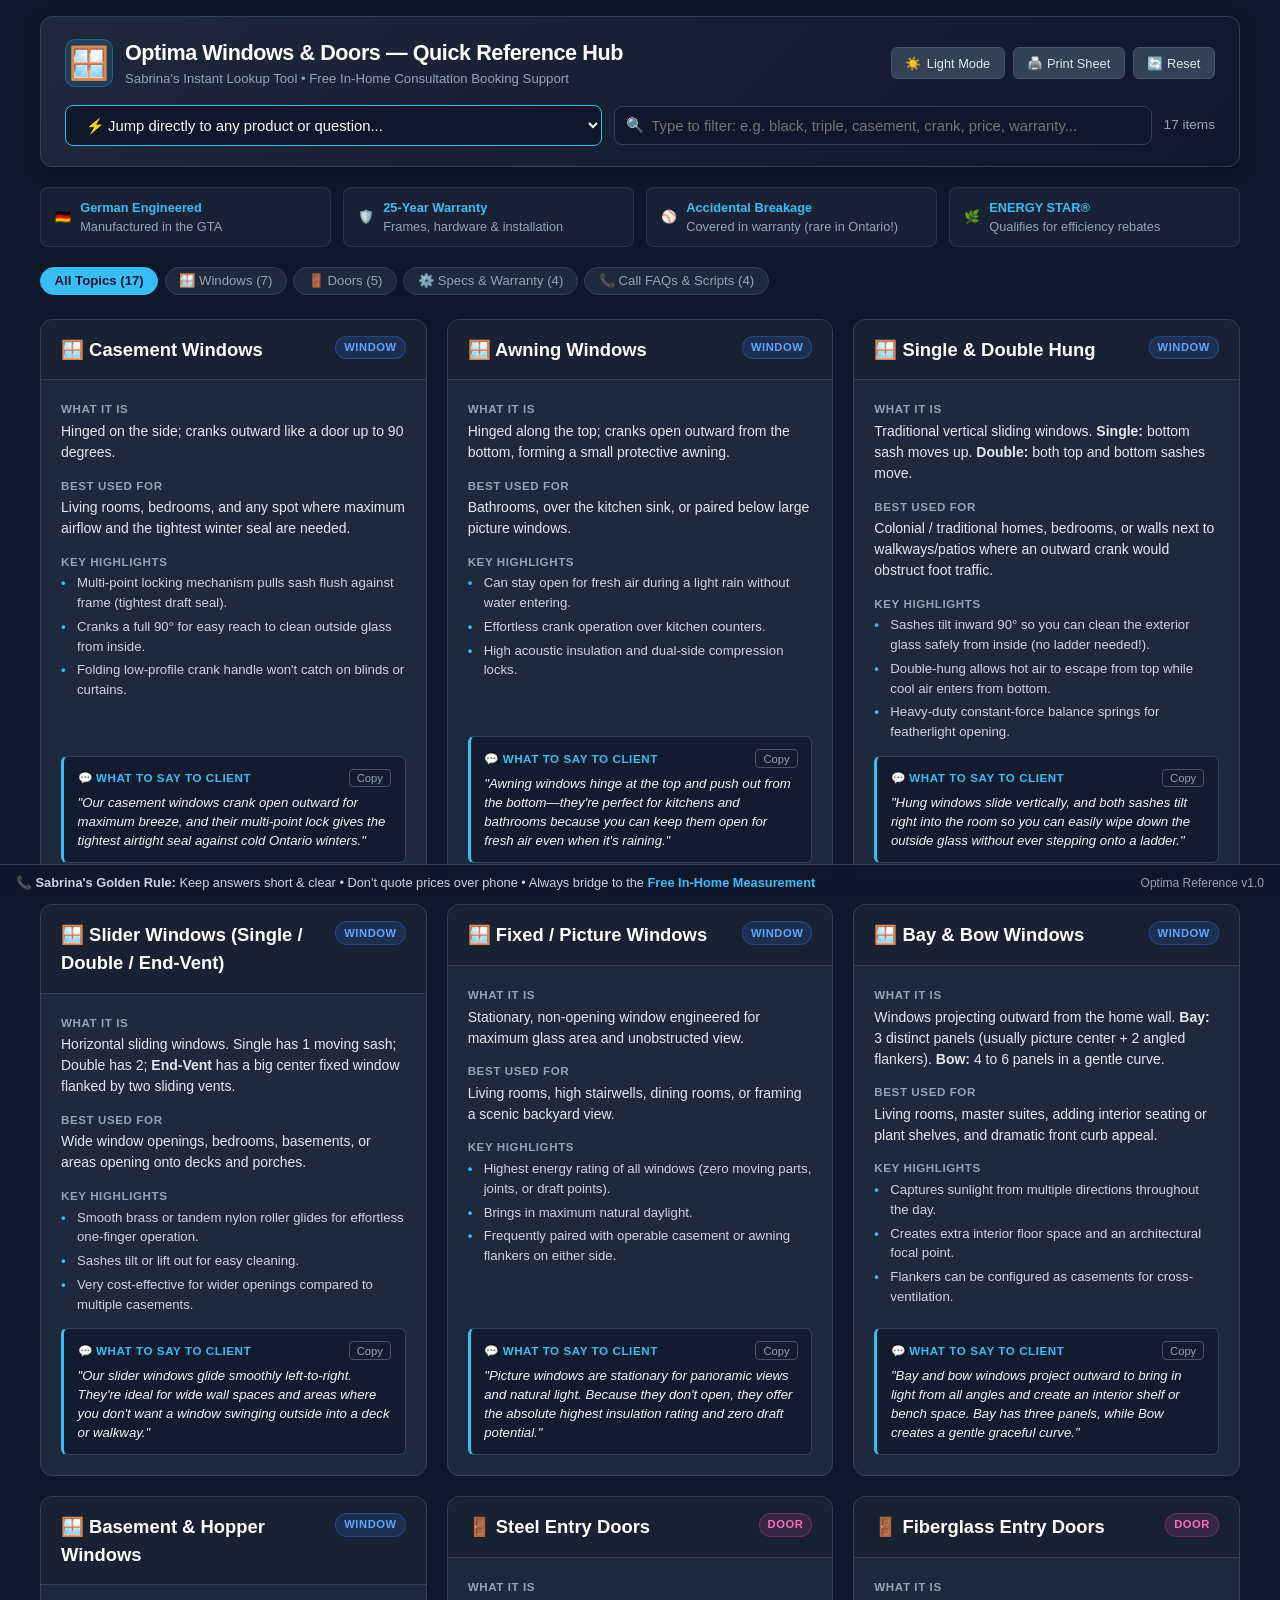
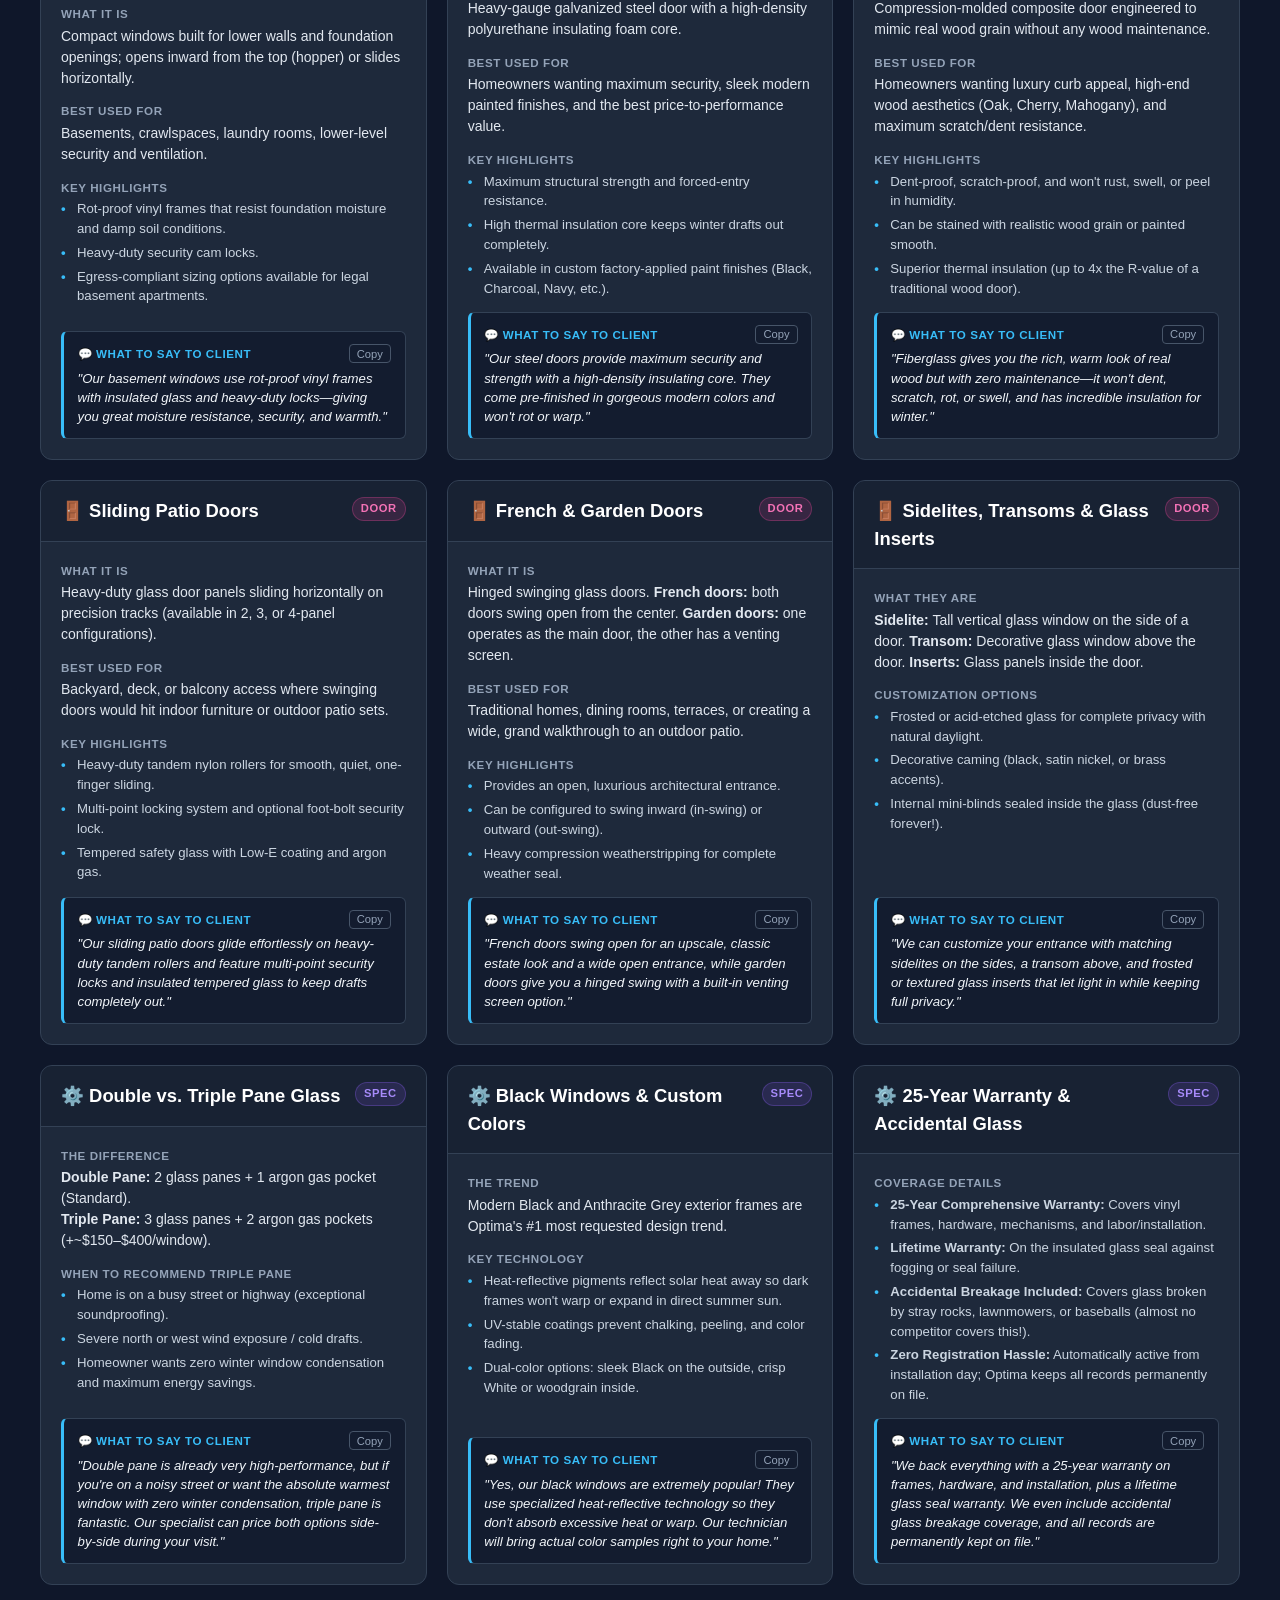
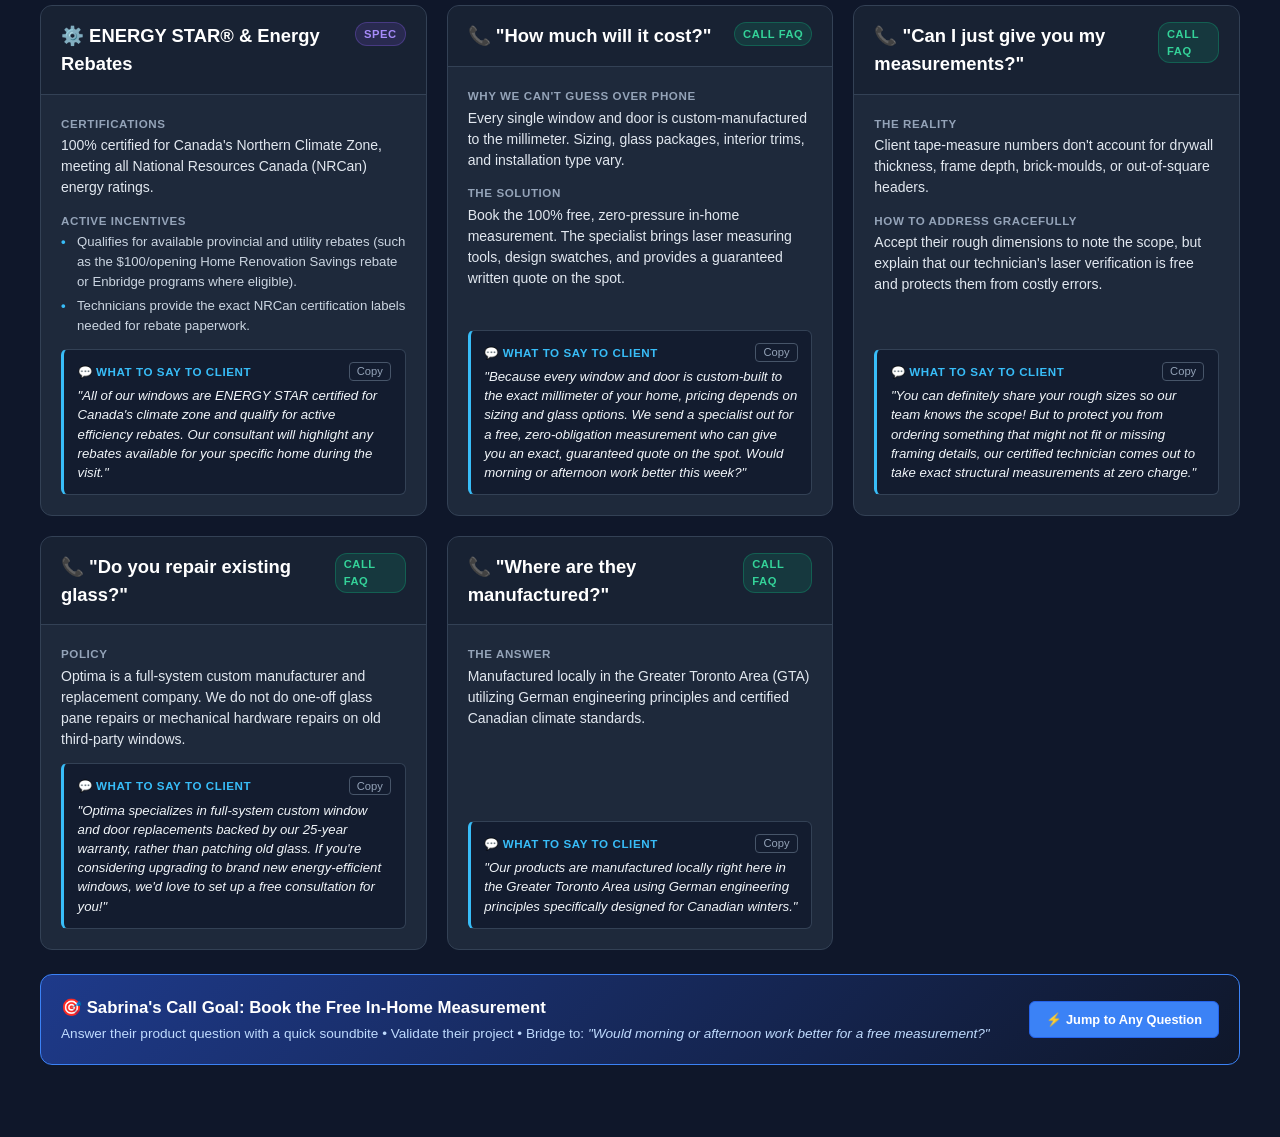
<file: optima_reference.html>
<!DOCTYPE html>
<html lang="en">
<head>
  <meta charset="UTF-8">
  <meta name="viewport" content="width=device-width, initial-scale=1.0">
  <title>Optima Windows & Doors — Quick Reference Hub (Sabrina)</title>
  <link rel="icon" href="data:image/svg+xml,<svg xmlns=%22http://www.w3.org/2000/svg%22 viewBox=%220 0 100 100%22><text y=%22.9em%22 font-size=%2290%22>🪟</text></svg>">
  <style>
    :root, body[data-theme="dark"] {
      --bg: #0f172a;
      --card-bg: #1e293b;
      --card-border: #334155;
      --text: #f8fafc;
      --text-muted: #94a3b8;
      --accent: #38bdf8;
      --accent-hover: #0284c7;
      --accent-bg: rgba(56, 189, 248, 0.1);
      --highlight: #f59e0b;
      --highlight-bg: rgba(245, 158, 11, 0.12);
      --success: #10b981;
      --success-bg: rgba(16, 185, 129, 0.12);
      --tag-window: #3b82f6;
      --tag-door: #ec4899;
      --tag-spec: #8b5cf6;
      --tag-faq: #10b981;
      --font: -apple-system, BlinkMacSystemFont, "Segoe UI", Roboto, Helvetica, Arial, sans-serif;
    }

    body[data-theme="light"] {
      --bg: #f8fafc;
      --card-bg: #ffffff;
      --card-border: #cbd5e1;
      --text: #0f172a;
      --text-muted: #64748b;
      --accent: #0284c7;
      --accent-hover: #0369a1;
      --accent-bg: rgba(2, 132, 199, 0.1);
      --highlight: #d97706;
      --highlight-bg: rgba(217, 119, 6, 0.12);
      --success: #16a34a;
      --success-bg: rgba(22, 163, 74, 0.12);
      --tag-window: #2563eb;
      --tag-door: #db2777;
      --tag-spec: #7c3aed;
      --tag-faq: #059669;
    }

    /* Light Theme Element Overrides */
    body[data-theme="light"] header {
      background: linear-gradient(135deg, #ffffff 0%, #f1f5f9 100%);
      box-shadow: 0 4px 20px rgba(0, 0, 0, 0.06);
    }
    body[data-theme="light"] .brand-title h1 {
      color: #0f172a;
    }
    body[data-theme="light"] .btn-action {
      background: #f1f5f9;
      color: #1e293b;
      border-color: #cbd5e1;
    }
    body[data-theme="light"] .btn-action:hover {
      background: #e2e8f0;
      color: #0f172a;
      border-color: #94a3b8;
    }
    body[data-theme="light"] .select-dropdown,
    body[data-theme="light"] .search-input {
      background: #ffffff;
      color: #0f172a;
    }
    body[data-theme="light"] .pill-btn {
      background: #ffffff;
      color: #64748b;
      border-color: #cbd5e1;
    }
    body[data-theme="light"] .pill-btn:hover {
      background: #f1f5f9;
      color: #0f172a;
    }
    body[data-theme="light"] .pill-btn.active {
      background: var(--accent);
      color: #ffffff;
    }
    body[data-theme="light"] .brag-pill {
      background: #ffffff;
      border-color: #e2e8f0;
      box-shadow: 0 1px 3px rgba(0,0,0,0.05);
    }
    body[data-theme="light"] .ref-card {
      box-shadow: 0 2px 8px rgba(0, 0, 0, 0.06);
    }
    body[data-theme="light"] .ref-card:hover {
      border-color: #94a3b8;
      box-shadow: 0 6px 16px rgba(0, 0, 0, 0.1);
    }
    body[data-theme="light"] .card-header {
      background: #f8fafc;
    }
    body[data-theme="light"] .card-title-group h2 {
      color: #0f172a;
    }
    body[data-theme="light"] .info-value,
    body[data-theme="light"] .bullet-list li {
      color: #334155;
    }
    body[data-theme="light"] .soundbite-box {
      background: #f8fafc;
      border-color: #cbd5e1;
    }
    body[data-theme="light"] .soundbite-text {
      color: #0f172a;
    }
    body[data-theme="light"] .btn-copy {
      border-color: #cbd5e1;
      color: #64748b;
    }
    body[data-theme="light"] .btn-copy:hover {
      background: #e2e8f0;
      color: #0f172a;
    }
    body[data-theme="light"] .booking-bridge-banner {
      background: linear-gradient(135deg, #eff6ff 0%, #dbeafe 100%);
      border-color: #93c5fd;
    }
    body[data-theme="light"] .bridge-content h3 {
      color: #1e3a8a;
    }
    body[data-theme="light"] .bridge-content p {
      color: #1e40af;
    }
    body[data-theme="light"] .sticky-dock {
      background: rgba(255, 255, 255, 0.95);
      border-top-color: #cbd5e1;
    }
    body[data-theme="light"] .sticky-dock-text {
      color: #334155;
    }

    * {
      box-sizing: border-box;
      margin: 0;
      padding: 0;
    }

    body {
      font-family: var(--font);
      background-color: var(--bg);
      color: var(--text);
      line-height: 1.5;
      padding: 1rem;
      min-height: 100vh;
    }

    .container {
      max-width: 1200px;
      margin: 0 auto;
    }

    /* Header Bar */
    header {
      background: linear-gradient(135deg, #1e293b 0%, #0f172a 100%);
      border: 1px solid var(--card-border);
      border-radius: 12px;
      padding: 1.25rem 1.5rem;
      margin-bottom: 1.25rem;
      box-shadow: 0 4px 20px rgba(0, 0, 0, 0.3);
    }

    .header-top {
      display: flex;
      flex-wrap: wrap;
      justify-content: space-between;
      align-items: center;
      gap: 1rem;
      margin-bottom: 1rem;
    }

    .brand {
      display: flex;
      align-items: center;
      gap: 0.75rem;
    }

    .brand-icon {
      font-size: 2rem;
      background: rgba(56, 189, 248, 0.15);
      border: 1px solid rgba(56, 189, 248, 0.3);
      border-radius: 10px;
      width: 48px;
      height: 48px;
      display: flex;
      align-items: center;
      justify-content: center;
    }

    .brand-title h1 {
      font-size: 1.35rem;
      font-weight: 700;
      letter-spacing: -0.02em;
      color: #fff;
    }

    .brand-title p {
      font-size: 0.825rem;
      color: var(--text-muted);
    }

    .header-actions {
      display: flex;
      gap: 0.5rem;
      align-items: center;
      flex-wrap: wrap;
    }

    .btn-action {
      background: #334155;
      color: #e2e8f0;
      border: 1px solid #475569;
      padding: 0.45rem 0.85rem;
      border-radius: 6px;
      font-size: 0.8rem;
      cursor: pointer;
      display: inline-flex;
      align-items: center;
      gap: 0.35rem;
      transition: all 0.2s ease;
      text-decoration: none;
    }

    .btn-action:hover {
      background: #475569;
      color: #fff;
      border-color: #64748b;
    }

    /* Controls Bar: Search & Dropdown */
    .controls-grid {
      display: grid;
      grid-template-columns: 1fr 1fr auto;
      gap: 0.75rem;
      align-items: center;
    }

    @media (max-width: 768px) {
      .controls-grid {
        grid-template-columns: 1fr;
      }
    }

    .select-wrapper, .search-wrapper {
      position: relative;
    }

    .select-dropdown {
      width: 100%;
      background: #0f172a;
      color: #f8fafc;
      border: 1.5px solid #38bdf8;
      border-radius: 8px;
      padding: 0.65rem 1rem;
      font-size: 0.925rem;
      font-weight: 500;
      cursor: pointer;
      outline: none;
      transition: border-color 0.2s;
    }

    .select-dropdown:focus {
      border-color: #7dd3fc;
      box-shadow: 0 0 0 3px rgba(56, 189, 248, 0.25);
    }

    .search-input {
      width: 100%;
      background: #0f172a;
      color: #f8fafc;
      border: 1.5px solid var(--card-border);
      border-radius: 8px;
      padding: 0.65rem 1rem 0.65rem 2.25rem;
      font-size: 0.925rem;
      outline: none;
      transition: all 0.2s;
    }

    .search-input:focus {
      border-color: #38bdf8;
      box-shadow: 0 0 0 3px rgba(56, 189, 248, 0.25);
    }

    .search-icon {
      position: absolute;
      left: 0.75rem;
      top: 50%;
      transform: translateY(-50%);
      color: var(--text-muted);
      font-size: 0.9rem;
      pointer-events: none;
    }

    /* Category Filter Pills */
    .filter-pills {
      display: flex;
      gap: 0.4rem;
      margin-bottom: 1.25rem;
      overflow-x: auto;
      padding-bottom: 0.25rem;
    }

    .pill-btn {
      background: #1e293b;
      border: 1px solid var(--card-border);
      color: var(--text-muted);
      padding: 0.35rem 0.85rem;
      border-radius: 20px;
      font-size: 0.825rem;
      font-weight: 500;
      cursor: pointer;
      white-space: nowrap;
      transition: all 0.2s;
    }

    .pill-btn:hover {
      background: #334155;
      color: #fff;
    }

    .pill-btn.active {
      background: var(--accent);
      color: #0f172a;
      border-color: var(--accent);
      font-weight: 700;
    }

    /* Quick Brag Bar */
    .quick-brag-bar {
      display: grid;
      grid-template-columns: repeat(auto-fit, minmax(220px, 1fr));
      gap: 0.75rem;
      margin-bottom: 1.25rem;
    }

    .brag-pill {
      background: rgba(30, 41, 59, 0.7);
      border: 1px solid rgba(51, 65, 85, 0.6);
      border-radius: 8px;
      padding: 0.6rem 0.85rem;
      font-size: 0.8rem;
      display: flex;
      align-items: center;
      gap: 0.6rem;
    }

    .brag-pill strong {
      color: #38bdf8;
    }

    /* Reference Cards Grid */
    .cards-container {
      display: grid;
      grid-template-columns: repeat(auto-fill, minmax(360px, 1fr));
      gap: 1.25rem;
    }

    @media (max-width: 768px) {
      .cards-container {
        grid-template-columns: 1fr;
      }
    }

    .ref-card {
      background: var(--card-bg);
      border: 1px solid var(--card-border);
      border-radius: 12px;
      overflow: hidden;
      display: flex;
      flex-direction: column;
      transition: transform 0.2s, border-color 0.2s, box-shadow 0.2s;
      position: relative;
    }

    .ref-card:hover {
      border-color: #475569;
      box-shadow: 0 8px 24px rgba(0, 0, 0, 0.35);
    }

    .ref-card.focused {
      border-color: #38bdf8;
      box-shadow: 0 0 0 3px rgba(56, 189, 248, 0.35);
      animation: pulseHighlight 1s ease;
    }

    @keyframes pulseHighlight {
      0% { transform: scale(1); }
      50% { transform: scale(1.02); }
      100% { transform: scale(1); }
    }

    .card-header {
      padding: 1rem 1.25rem;
      border-bottom: 1px solid var(--card-border);
      display: flex;
      justify-content: space-between;
      align-items: flex-start;
      gap: 0.5rem;
      background: rgba(15, 23, 42, 0.4);
    }

    .card-title-group h2 {
      font-size: 1.15rem;
      font-weight: 700;
      color: #fff;
      display: flex;
      align-items: center;
      gap: 0.45rem;
    }

    .card-category-badge {
      font-size: 0.7rem;
      font-weight: 700;
      text-transform: uppercase;
      padding: 0.15rem 0.5rem;
      border-radius: 12px;
      letter-spacing: 0.05em;
    }

    .badge-window {
      background: rgba(59, 130, 246, 0.15);
      color: #60a5fa;
      border: 1px solid rgba(59, 130, 246, 0.3);
    }

    .badge-door {
      background: rgba(236, 72, 153, 0.15);
      color: #f472b6;
      border: 1px solid rgba(236, 72, 153, 0.3);
    }

    .badge-spec {
      background: rgba(139, 92, 246, 0.15);
      color: #a78bfa;
      border: 1px solid rgba(139, 92, 246, 0.3);
    }

    .badge-faq {
      background: rgba(16, 185, 129, 0.15);
      color: #34d399;
      border: 1px solid rgba(16, 185, 129, 0.3);
    }

    .card-body {
      padding: 1.25rem;
      flex: 1;
      display: flex;
      flex-direction: column;
      gap: 0.85rem;
    }

    .info-row {
      display: flex;
      flex-direction: column;
      gap: 0.2rem;
    }

    .info-label {
      font-size: 0.725rem;
      text-transform: uppercase;
      letter-spacing: 0.05em;
      color: var(--text-muted);
      font-weight: 700;
    }

    .info-value {
      font-size: 0.875rem;
      color: #e2e8f0;
    }

    /* What to Say / Soundbite Box */
    .soundbite-box {
      background: rgba(15, 23, 42, 0.7);
      border: 1px solid #334155;
      border-left: 3.5px solid #38bdf8;
      border-radius: 6px;
      padding: 0.75rem 0.85rem;
      margin-top: auto;
      position: relative;
    }

    .soundbite-header {
      display: flex;
      justify-content: space-between;
      align-items: center;
      margin-bottom: 0.35rem;
    }

    .soundbite-label {
      font-size: 0.725rem;
      font-weight: 700;
      color: #38bdf8;
      display: flex;
      align-items: center;
      gap: 0.3rem;
      text-transform: uppercase;
      letter-spacing: 0.05em;
    }

    .btn-copy {
      background: transparent;
      border: 1px solid #475569;
      color: #94a3b8;
      font-size: 0.7rem;
      padding: 0.15rem 0.45rem;
      border-radius: 4px;
      cursor: pointer;
      transition: all 0.2s;
    }

    .btn-copy:hover {
      background: #334155;
      color: #fff;
      border-color: #94a3b8;
    }

    .btn-copy.copied {
      background: #10b981;
      color: #fff;
      border-color: #10b981;
    }

    .soundbite-text {
      font-size: 0.825rem;
      color: #f1f5f9;
      font-style: italic;
      line-height: 1.45;
    }

    /* Bullet List inside info-value */
    .bullet-list {
      list-style: none;
      padding-left: 0;
      display: flex;
      flex-direction: column;
      gap: 0.25rem;
    }

    .bullet-list li {
      font-size: 0.825rem;
      color: #cbd5e1;
      position: relative;
      padding-left: 1rem;
    }

    .bullet-list li::before {
      content: "•";
      color: #38bdf8;
      position: absolute;
      left: 0;
      font-weight: bold;
    }

    /* No search results */
    .no-results {
      grid-column: 1 / -1;
      text-align: center;
      padding: 3rem 1rem;
      background: var(--card-bg);
      border: 1px dashed var(--card-border);
      border-radius: 12px;
      color: var(--text-muted);
    }

    /* Booking Bridge Banner */
    .booking-bridge-banner {
      background: linear-gradient(135deg, #1e3a8a 0%, #0f172a 100%);
      border: 1.5px solid #3b82f6;
      border-radius: 12px;
      padding: 1.25rem;
      margin-top: 1.5rem;
      display: flex;
      flex-wrap: wrap;
      justify-content: space-between;
      align-items: center;
      gap: 1rem;
    }

    .bridge-content h3 {
      font-size: 1.05rem;
      font-weight: 700;
      color: #fff;
      margin-bottom: 0.25rem;
    }

    .bridge-content p {
      font-size: 0.85rem;
      color: #bfdbfe;
    }

    /* Sticky Bottom Fast Bar for Sabrina */
    .sticky-dock {
      position: fixed;
      bottom: 0;
      left: 0;
      right: 0;
      background: rgba(15, 23, 42, 0.95);
      backdrop-filter: blur(8px);
      border-top: 1px solid #334155;
      padding: 0.5rem 1rem;
      display: flex;
      justify-content: space-between;
      align-items: center;
      font-size: 0.8rem;
      z-index: 1000;
    }

    .sticky-dock-text {
      color: #cbd5e1;
      display: flex;
      align-items: center;
      gap: 0.5rem;
    }

    .dock-highlight {
      color: #38bdf8;
      font-weight: 700;
    }

    /* Print styles for physical desk cheat sheet */
    @media print {
      body {
        background: #fff;
        color: #000;
        padding: 0;
      }
      .controls-grid, .filter-pills, .sticky-dock, .header-actions, .btn-copy {
        display: none !important;
      }
      .ref-card {
        background: #fff;
        border: 1px solid #ccc;
        color: #000;
        page-break-inside: avoid;
        box-shadow: none;
      }
      .card-header {
        background: #eee;
      }
      .card-title-group h2, .info-value, .soundbite-text {
        color: #000 !important;
      }
      .soundbite-box {
        background: #f9f9f9;
        border-color: #ddd;
      }
    }
  </style>
</head>
<body>

  <div class="container" style="padding-bottom: 3.5rem;">
    
    <!-- Top Header -->
    <header>
      <div class="header-top">
        <div class="brand">
          <div class="brand-icon">🪟</div>
          <div class="brand-title">
            <h1>Optima Windows &amp; Doors — Quick Reference Hub</h1>
            <p>Sabrina's Instant Lookup Tool &bull; Free In-Home Consultation Booking Support</p>
          </div>
        </div>

        <div class="header-actions">
          <button class="btn-action" id="btn-theme-toggle" title="Switch Theme (Dark / Light)">
            <span id="theme-icon">☀️</span>
            <span id="theme-text">Light Mode</span>
          </button>
          <button class="btn-action" onclick="window.print()" title="Print Cheat Sheet for Desk">🖨️ Print Sheet</button>
          <button class="btn-action" id="btn-reset-filters" title="Reset All Filters">🔄 Reset</button>
        </div>
      </div>

      <!-- Controls: Dropdown & Live Search -->
      <div class="controls-grid">
        <div class="select-wrapper">
          <select id="quick-select" class="select-dropdown" aria-label="Jump directly to product or topic">
            <option value="">⚡ Jump directly to any product or question...</option>
            <optgroup label="🪟 Windows">
              <option value="win-casement">Casement Windows (Crank Out / Airtight)</option>
              <option value="win-awning">Awning Windows (Top Hinge / Rain Friendly)</option>
              <option value="win-hung">Single &amp; Double Hung (Vertical / Tilt Clean)</option>
              <option value="win-slider">Slider Windows (Horizontal Glide / Patio Clear)</option>
              <option value="win-picture">Fixed / Picture Windows (Max Light &amp; View)</option>
              <option value="win-bay-bow">Bay &amp; Bow Windows (Outward Projection)</option>
              <option value="win-hopper">Basement &amp; Hopper Windows</option>
            </optgroup>
            <optgroup label="🚪 Doors">
              <option value="door-steel">Steel Entry Doors (Maximum Security &amp; Value)</option>
              <option value="door-fiberglass">Fiberglass Entry Doors (Wood Look / Dent Proof)</option>
              <option value="door-patio">Sliding Patio Doors (2, 3, 4 Panel Smooth Glide)</option>
              <option value="door-french">French &amp; Garden Doors (Classic Swinging Glass)</option>
              <option value="door-custom">Door Glass, Sidelites &amp; Transoms</option>
            </optgroup>
            <optgroup label="⚙️ Specs &amp; Features">
              <option value="spec-glass">Double vs. Triple Pane Glass</option>
              <option value="spec-colors">Black Windows &amp; Frame Colors</option>
              <option value="spec-warranty">25-Year Warranty &amp; Accidental Breakage</option>
              <option value="spec-rebates">ENERGY STAR &amp; Government Rebates</option>
            </optgroup>
            <optgroup label="📞 Common Call Inquiries">
              <option value="faq-price">"How much does it cost?" (Pricing Answer)</option>
              <option value="faq-measure">"Can I just give rough measurements?"</option>
              <option value="faq-repair">"Do you repair existing glass?"</option>
              <option value="faq-origin">"Where are they manufactured?"</option>
            </optgroup>
          </select>
        </div>

        <div class="search-wrapper">
          <span class="search-icon">🔍</span>
          <input type="text" id="live-search" class="search-input" placeholder="Type to filter: e.g. black, triple, casement, crank, price, warranty...">
        </div>

        <div style="font-size: 0.85rem; color: #94a3b8; text-align: right;">
          <span id="results-count">17</span> items
        </div>
      </div>
    </header>

    <!-- Quick Stats & Selling Points Bar -->
    <div class="quick-brag-bar">
      <div class="brag-pill">
        <span>🇩🇪</span>
        <div><strong>German Engineered</strong><br><span style="color:#94a3b8;">Manufactured in the GTA</span></div>
      </div>
      <div class="brag-pill">
        <span>🛡️</span>
        <div><strong>25-Year Warranty</strong><br><span style="color:#94a3b8;">Frames, hardware &amp; installation</span></div>
      </div>
      <div class="brag-pill">
        <span>⚾</span>
        <div><strong>Accidental Breakage</strong><br><span style="color:#94a3b8;">Covered in warranty (rare in Ontario!)</span></div>
      </div>
      <div class="brag-pill">
        <span>🌿</span>
        <div><strong>ENERGY STAR®</strong><br><span style="color:#94a3b8;">Qualifies for efficiency rebates</span></div>
      </div>
    </div>

    <!-- Category Filter Pills -->
    <div class="filter-pills">
      <button class="pill-btn active" data-filter="all">All Topics (17)</button>
      <button class="pill-btn" data-filter="window">🪟 Windows (7)</button>
      <button class="pill-btn" data-filter="door">🚪 Doors (5)</button>
      <button class="pill-btn" data-filter="spec">⚙️ Specs &amp; Warranty (4)</button>
      <button class="pill-btn" data-filter="faq">📞 Call FAQs &amp; Scripts (4)</button>
    </div>

    <!-- MAIN CARDS CONTAINER -->
    <main class="cards-container" id="cards-grid">

      <!-- 1. CASEMENT WINDOWS -->
      <article class="ref-card" id="win-casement" data-category="window" data-keywords="casement crank open outward side hinge airtight seal bedroom kitchen modern">
        <div class="card-header">
          <div class="card-title-group">
            <h2>🪟 Casement Windows</h2>
          </div>
          <span class="card-category-badge badge-window">Window</span>
        </div>
        <div class="card-body">
          <div class="info-row">
            <span class="info-label">What It Is</span>
            <span class="info-value">Hinged on the side; cranks outward like a door up to 90 degrees.</span>
          </div>
          <div class="info-row">
            <span class="info-label">Best Used For</span>
            <span class="info-value">Living rooms, bedrooms, and any spot where maximum airflow and the tightest winter seal are needed.</span>
          </div>
          <div class="info-row">
            <span class="info-label">Key Highlights</span>
            <ul class="bullet-list">
              <li>Multi-point locking mechanism pulls sash flush against frame (tightest draft seal).</li>
              <li>Cranks a full 90° for easy reach to clean outside glass from inside.</li>
              <li>Folding low-profile crank handle won't catch on blinds or curtains.</li>
            </ul>
          </div>
          <div class="soundbite-box">
            <div class="soundbite-header">
              <span class="soundbite-label">💬 What to say to client</span>
              <button class="btn-copy" onclick="copySoundbite(this)">Copy</button>
            </div>
            <p class="soundbite-text">"Our casement windows crank open outward for maximum breeze, and their multi-point lock gives the tightest airtight seal against cold Ontario winters."</p>
          </div>
        </div>
      </article>

      <!-- 2. AWNING WINDOWS -->
      <article class="ref-card" id="win-awning" data-category="window" data-keywords="awning top hinge bottom crank rain rainstorm kitchen sink bathroom moisture ventilation">
        <div class="card-header">
          <div class="card-title-group">
            <h2>🪟 Awning Windows</h2>
          </div>
          <span class="card-category-badge badge-window">Window</span>
        </div>
        <div class="card-body">
          <div class="info-row">
            <span class="info-label">What It Is</span>
            <span class="info-value">Hinged along the top; cranks open outward from the bottom, forming a small protective awning.</span>
          </div>
          <div class="info-row">
            <span class="info-label">Best Used For</span>
            <span class="info-value">Bathrooms, over the kitchen sink, or paired below large picture windows.</span>
          </div>
          <div class="info-row">
            <span class="info-label">Key Highlights</span>
            <ul class="bullet-list">
              <li>Can stay open for fresh air during a light rain without water entering.</li>
              <li>Effortless crank operation over kitchen counters.</li>
              <li>High acoustic insulation and dual-side compression locks.</li>
            </ul>
          </div>
          <div class="soundbite-box">
            <div class="soundbite-header">
              <span class="soundbite-label">💬 What to say to client</span>
              <button class="btn-copy" onclick="copySoundbite(this)">Copy</button>
            </div>
            <p class="soundbite-text">"Awning windows hinge at the top and push out from the bottom—they're perfect for kitchens and bathrooms because you can keep them open for fresh air even when it's raining."</p>
          </div>
        </div>
      </article>

      <!-- 3. HUNG WINDOWS -->
      <article class="ref-card" id="win-hung" data-category="window" data-keywords="hung single double vertical slide up down tilt inward cleaning traditional bedroom">
        <div class="card-header">
          <div class="card-title-group">
            <h2>🪟 Single &amp; Double Hung</h2>
          </div>
          <span class="card-category-badge badge-window">Window</span>
        </div>
        <div class="card-body">
          <div class="info-row">
            <span class="info-label">What It Is</span>
            <span class="info-value">Traditional vertical sliding windows. <strong>Single:</strong> bottom sash moves up. <strong>Double:</strong> both top and bottom sashes move.</span>
          </div>
          <div class="info-row">
            <span class="info-label">Best Used For</span>
            <span class="info-value">Colonial / traditional homes, bedrooms, or walls next to walkways/patios where an outward crank would obstruct foot traffic.</span>
          </div>
          <div class="info-row">
            <span class="info-label">Key Highlights</span>
            <ul class="bullet-list">
              <li>Sashes tilt inward 90° so you can clean the exterior glass safely from inside (no ladder needed!).</li>
              <li>Double-hung allows hot air to escape from top while cool air enters from bottom.</li>
              <li>Heavy-duty constant-force balance springs for featherlight opening.</li>
            </ul>
          </div>
          <div class="soundbite-box">
            <div class="soundbite-header">
              <span class="soundbite-label">💬 What to say to client</span>
              <button class="btn-copy" onclick="copySoundbite(this)">Copy</button>
            </div>
            <p class="soundbite-text">"Hung windows slide vertically, and both sashes tilt right into the room so you can easily wipe down the outside glass without ever stepping onto a ladder."</p>
          </div>
        </div>
      </article>

      <!-- 4. SLIDER WINDOWS -->
      <article class="ref-card" id="win-slider" data-category="window" data-keywords="slider single double end vent horizontal glide left right walkway deck patio cost effective">
        <div class="card-header">
          <div class="card-title-group">
            <h2>🪟 Slider Windows (Single / Double / End-Vent)</h2>
          </div>
          <span class="card-category-badge badge-window">Window</span>
        </div>
        <div class="card-body">
          <div class="info-row">
            <span class="info-label">What It Is</span>
            <span class="info-value">Horizontal sliding windows. Single has 1 moving sash; Double has 2; <strong>End-Vent</strong> has a big center fixed window flanked by two sliding vents.</span>
          </div>
          <div class="info-row">
            <span class="info-label">Best Used For</span>
            <span class="info-value">Wide window openings, bedrooms, basements, or areas opening onto decks and porches.</span>
          </div>
          <div class="info-row">
            <span class="info-label">Key Highlights</span>
            <ul class="bullet-list">
              <li>Smooth brass or tandem nylon roller glides for effortless one-finger operation.</li>
              <li>Sashes tilt or lift out for easy cleaning.</li>
              <li>Very cost-effective for wider openings compared to multiple casements.</li>
            </ul>
          </div>
          <div class="soundbite-box">
            <div class="soundbite-header">
              <span class="soundbite-label">💬 What to say to client</span>
              <button class="btn-copy" onclick="copySoundbite(this)">Copy</button>
            </div>
            <p class="soundbite-text">"Our slider windows glide smoothly left-to-right. They're ideal for wide wall spaces and areas where you don't want a window swinging outside into a deck or walkway."</p>
          </div>
        </div>
      </article>

      <!-- 5. FIXED / PICTURE WINDOWS -->
      <article class="ref-card" id="win-picture" data-category="window" data-keywords="picture fixed non opening stationary panoramic view sunlight daylight energy efficient draft free">
        <div class="card-header">
          <div class="card-title-group">
            <h2>🪟 Fixed / Picture Windows</h2>
          </div>
          <span class="card-category-badge badge-window">Window</span>
        </div>
        <div class="card-body">
          <div class="info-row">
            <span class="info-label">What It Is</span>
            <span class="info-value">Stationary, non-opening window engineered for maximum glass area and unobstructed view.</span>
          </div>
          <div class="info-row">
            <span class="info-label">Best Used For</span>
            <span class="info-value">Living rooms, high stairwells, dining rooms, or framing a scenic backyard view.</span>
          </div>
          <div class="info-row">
            <span class="info-label">Key Highlights</span>
            <ul class="bullet-list">
              <li>Highest energy rating of all windows (zero moving parts, joints, or draft points).</li>
              <li>Brings in maximum natural daylight.</li>
              <li>Frequently paired with operable casement or awning flankers on either side.</li>
            </ul>
          </div>
          <div class="soundbite-box">
            <div class="soundbite-header">
              <span class="soundbite-label">💬 What to say to client</span>
              <button class="btn-copy" onclick="copySoundbite(this)">Copy</button>
            </div>
            <p class="soundbite-text">"Picture windows are stationary for panoramic views and natural light. Because they don't open, they offer the absolute highest insulation rating and zero draft potential."</p>
          </div>
        </div>
      </article>

      <!-- 6. BAY & BOW WINDOWS -->
      <article class="ref-card" id="win-bay-bow" data-category="window" data-keywords="bay bow projection angle curve shelf seat living room curb appeal 3 panel 4 5 6 panel">
        <div class="card-header">
          <div class="card-title-group">
            <h2>🪟 Bay &amp; Bow Windows</h2>
          </div>
          <span class="card-category-badge badge-window">Window</span>
        </div>
        <div class="card-body">
          <div class="info-row">
            <span class="info-label">What It Is</span>
            <span class="info-value">Windows projecting outward from the home wall. <strong>Bay:</strong> 3 distinct panels (usually picture center + 2 angled flankers). <strong>Bow:</strong> 4 to 6 panels in a gentle curve.</span>
          </div>
          <div class="info-row">
            <span class="info-label">Best Used For</span>
            <span class="info-value">Living rooms, master suites, adding interior seating or plant shelves, and dramatic front curb appeal.</span>
          </div>
          <div class="info-row">
            <span class="info-label">Key Highlights</span>
            <ul class="bullet-list">
              <li>Captures sunlight from multiple directions throughout the day.</li>
              <li>Creates extra interior floor space and an architectural focal point.</li>
              <li>Flankers can be configured as casements for cross-ventilation.</li>
            </ul>
          </div>
          <div class="soundbite-box">
            <div class="soundbite-header">
              <span class="soundbite-label">💬 What to say to client</span>
              <button class="btn-copy" onclick="copySoundbite(this)">Copy</button>
            </div>
            <p class="soundbite-text">"Bay and bow windows project outward to bring in light from all angles and create an interior shelf or bench space. Bay has three panels, while Bow creates a gentle graceful curve."</p>
          </div>
        </div>
      </article>

      <!-- 7. BASEMENT / HOPPER -->
      <article class="ref-card" id="win-hopper" data-category="window" data-keywords="basement hopper slider ground level security tilt inward moisture laundry room">
        <div class="card-header">
          <div class="card-title-group">
            <h2>🪟 Basement &amp; Hopper Windows</h2>
          </div>
          <span class="card-category-badge badge-window">Window</span>
        </div>
        <div class="card-body">
          <div class="info-row">
            <span class="info-label">What It Is</span>
            <span class="info-value">Compact windows built for lower walls and foundation openings; opens inward from the top (hopper) or slides horizontally.</span>
          </div>
          <div class="info-row">
            <span class="info-label">Best Used For</span>
            <span class="info-value">Basements, crawlspaces, laundry rooms, lower-level security and ventilation.</span>
          </div>
          <div class="info-row">
            <span class="info-label">Key Highlights</span>
            <ul class="bullet-list">
              <li>Rot-proof vinyl frames that resist foundation moisture and damp soil conditions.</li>
              <li>Heavy-duty security cam locks.</li>
              <li>Egress-compliant sizing options available for legal basement apartments.</li>
            </ul>
          </div>
          <div class="soundbite-box">
            <div class="soundbite-header">
              <span class="soundbite-label">💬 What to say to client</span>
              <button class="btn-copy" onclick="copySoundbite(this)">Copy</button>
            </div>
            <p class="soundbite-text">"Our basement windows use rot-proof vinyl frames with insulated glass and heavy-duty locks—giving you great moisture resistance, security, and warmth."</p>
          </div>
        </div>
      </article>

      <!-- 8. STEEL ENTRY DOORS -->
      <article class="ref-card" id="door-steel" data-category="door" data-keywords="steel entry front door security heavy duty insulated foam durable budget painted contemporary">
        <div class="card-header">
          <div class="card-title-group">
            <h2>🚪 Steel Entry Doors</h2>
          </div>
          <span class="card-category-badge badge-door">Door</span>
        </div>
        <div class="card-body">
          <div class="info-row">
            <span class="info-label">What It Is</span>
            <span class="info-value">Heavy-gauge galvanized steel door with a high-density polyurethane insulating foam core.</span>
          </div>
          <div class="info-row">
            <span class="info-label">Best Used For</span>
            <span class="info-value">Homeowners wanting maximum security, sleek modern painted finishes, and the best price-to-performance value.</span>
          </div>
          <div class="info-row">
            <span class="info-label">Key Highlights</span>
            <ul class="bullet-list">
              <li>Maximum structural strength and forced-entry resistance.</li>
              <li>High thermal insulation core keeps winter drafts out completely.</li>
              <li>Available in custom factory-applied paint finishes (Black, Charcoal, Navy, etc.).</li>
            </ul>
          </div>
          <div class="soundbite-box">
            <div class="soundbite-header">
              <span class="soundbite-label">💬 What to say to client</span>
              <button class="btn-copy" onclick="copySoundbite(this)">Copy</button>
            </div>
            <p class="soundbite-text">"Our steel doors provide maximum security and strength with a high-density insulating core. They come pre-finished in gorgeous modern colors and won't rot or warp."</p>
          </div>
        </div>
      </article>

      <!-- 9. FIBERGLASS ENTRY DOORS -->
      <article class="ref-card" id="door-fiberglass" data-category="door" data-keywords="fiberglass entry front door wood grain oak mahogany dent resistant luxury premium curb appeal">
        <div class="card-header">
          <div class="card-title-group">
            <h2>🚪 Fiberglass Entry Doors</h2>
          </div>
          <span class="card-category-badge badge-door">Door</span>
        </div>
        <div class="card-body">
          <div class="info-row">
            <span class="info-label">What It Is</span>
            <span class="info-value">Compression-molded composite door engineered to mimic real wood grain without any wood maintenance.</span>
          </div>
          <div class="info-row">
            <span class="info-label">Best Used For</span>
            <span class="info-value">Homeowners wanting luxury curb appeal, high-end wood aesthetics (Oak, Cherry, Mahogany), and maximum scratch/dent resistance.</span>
          </div>
          <div class="info-row">
            <span class="info-label">Key Highlights</span>
            <ul class="bullet-list">
              <li>Dent-proof, scratch-proof, and won't rust, swell, or peel in humidity.</li>
              <li>Can be stained with realistic wood grain or painted smooth.</li>
              <li>Superior thermal insulation (up to 4x the R-value of a traditional wood door).</li>
            </ul>
          </div>
          <div class="soundbite-box">
            <div class="soundbite-header">
              <span class="soundbite-label">💬 What to say to client</span>
              <button class="btn-copy" onclick="copySoundbite(this)">Copy</button>
            </div>
            <p class="soundbite-text">"Fiberglass gives you the rich, warm look of real wood but with zero maintenance—it won't dent, scratch, rot, or swell, and has incredible insulation for winter."</p>
          </div>
        </div>
      </article>

      <!-- 10. SLIDING PATIO DOORS -->
      <article class="ref-card" id="door-patio" data-category="door" data-keywords="sliding patio door glass deck backyard balcony 2 panel 3 panel 4 panel roller lock screen">
        <div class="card-header">
          <div class="card-title-group">
            <h2>🚪 Sliding Patio Doors</h2>
          </div>
          <span class="card-category-badge badge-door">Door</span>
        </div>
        <div class="card-body">
          <div class="info-row">
            <span class="info-label">What It Is</span>
            <span class="info-value">Heavy-duty glass door panels sliding horizontally on precision tracks (available in 2, 3, or 4-panel configurations).</span>
          </div>
          <div class="info-row">
            <span class="info-label">Best Used For</span>
            <span class="info-value">Backyard, deck, or balcony access where swinging doors would hit indoor furniture or outdoor patio sets.</span>
          </div>
          <div class="info-row">
            <span class="info-label">Key Highlights</span>
            <ul class="bullet-list">
              <li>Heavy-duty tandem nylon rollers for smooth, quiet, one-finger sliding.</li>
              <li>Multi-point locking system and optional foot-bolt security lock.</li>
              <li>Tempered safety glass with Low-E coating and argon gas.</li>
            </ul>
          </div>
          <div class="soundbite-box">
            <div class="soundbite-header">
              <span class="soundbite-label">💬 What to say to client</span>
              <button class="btn-copy" onclick="copySoundbite(this)">Copy</button>
            </div>
            <p class="soundbite-text">"Our sliding patio doors glide effortlessly on heavy-duty tandem rollers and feature multi-point security locks and insulated tempered glass to keep drafts completely out."</p>
          </div>
        </div>
      </article>

      <!-- 11. FRENCH & GARDEN DOORS -->
      <article class="ref-card" id="door-french" data-category="door" data-keywords="french garden door hinged swinging glass backyard dining room terrace double door">
        <div class="card-header">
          <div class="card-title-group">
            <h2>🚪 French &amp; Garden Doors</h2>
          </div>
          <span class="card-category-badge badge-door">Door</span>
        </div>
        <div class="card-body">
          <div class="info-row">
            <span class="info-label">What It Is</span>
            <span class="info-value">Hinged swinging glass doors. <strong>French doors:</strong> both doors swing open from the center. <strong>Garden doors:</strong> one operates as the main door, the other has a venting screen.</span>
          </div>
          <div class="info-row">
            <span class="info-label">Best Used For</span>
            <span class="info-value">Traditional homes, dining rooms, terraces, or creating a wide, grand walkthrough to an outdoor patio.</span>
          </div>
          <div class="info-row">
            <span class="info-label">Key Highlights</span>
            <ul class="bullet-list">
              <li>Provides an open, luxurious architectural entrance.</li>
              <li>Can be configured to swing inward (in-swing) or outward (out-swing).</li>
              <li>Heavy compression weatherstripping for complete weather seal.</li>
            </ul>
          </div>
          <div class="soundbite-box">
            <div class="soundbite-header">
              <span class="soundbite-label">💬 What to say to client</span>
              <button class="btn-copy" onclick="copySoundbite(this)">Copy</button>
            </div>
            <p class="soundbite-text">"French doors swing open for an upscale, classic estate look and a wide open entrance, while garden doors give you a hinged swing with a built-in venting screen option."</p>
          </div>
        </div>
      </article>

      <!-- 12. DOOR GLASS, SIDELITES & TRANSOMS -->
      <article class="ref-card" id="door-custom" data-category="door" data-keywords="sidelite transom glass insert frosted decorative caming privacy blinds between glass front door">
        <div class="card-header">
          <div class="card-title-group">
            <h2>🚪 Sidelites, Transoms &amp; Glass Inserts</h2>
          </div>
          <span class="card-category-badge badge-door">Door</span>
        </div>
        <div class="card-body">
          <div class="info-row">
            <span class="info-label">What They Are</span>
            <span class="info-value"><strong>Sidelite:</strong> Tall vertical glass window on the side of a door. <strong>Transom:</strong> Decorative glass window above the door. <strong>Inserts:</strong> Glass panels inside the door.</span>
          </div>
          <div class="info-row">
            <span class="info-label">Customization Options</span>
            <ul class="bullet-list">
              <li>Frosted or acid-etched glass for complete privacy with natural daylight.</li>
              <li>Decorative caming (black, satin nickel, or brass accents).</li>
              <li>Internal mini-blinds sealed inside the glass (dust-free forever!).</li>
            </ul>
          </div>
          <div class="soundbite-box">
            <div class="soundbite-header">
              <span class="soundbite-label">💬 What to say to client</span>
              <button class="btn-copy" onclick="copySoundbite(this)">Copy</button>
            </div>
            <p class="soundbite-text">"We can customize your entrance with matching sidelites on the sides, a transom above, and frosted or textured glass inserts that let light in while keeping full privacy."</p>
          </div>
        </div>
      </article>

      <!-- 13. DOUBLE VS TRIPLE PANE -->
      <article class="ref-card" id="spec-glass" data-category="spec" data-keywords="glass double triple pane argon low e sound noise insulation condensation cold winter cost difference">
        <div class="card-header">
          <div class="card-title-group">
            <h2>⚙️ Double vs. Triple Pane Glass</h2>
          </div>
          <span class="card-category-badge badge-spec">Spec</span>
        </div>
        <div class="card-body">
          <div class="info-row">
            <span class="info-label">The Difference</span>
            <span class="info-value"><strong>Double Pane:</strong> 2 glass panes + 1 argon gas pocket (Standard).<br><strong>Triple Pane:</strong> 3 glass panes + 2 argon gas pockets (+~$150–$400/window).</span>
          </div>
          <div class="info-row">
            <span class="info-label">When To Recommend Triple Pane</span>
            <ul class="bullet-list">
              <li>Home is on a busy street or highway (exceptional soundproofing).</li>
              <li>Severe north or west wind exposure / cold drafts.</li>
              <li>Homeowner wants zero winter window condensation and maximum energy savings.</li>
            </ul>
          </div>
          <div class="soundbite-box">
            <div class="soundbite-header">
              <span class="soundbite-label">💬 What to say to client</span>
              <button class="btn-copy" onclick="copySoundbite(this)">Copy</button>
            </div>
            <p class="soundbite-text">"Double pane is already very high-performance, but if you're on a noisy street or want the absolute warmest window with zero winter condensation, triple pane is fantastic. Our specialist can price both options side-by-side during your visit."</p>
          </div>
        </div>
      </article>

      <!-- 14. BLACK WINDOWS & COLORS -->
      <article class="ref-card" id="spec-colors" data-category="spec" data-keywords="color black frame anthracite grey brown white wood grain heat reflective uv uv stable fade warp">
        <div class="card-header">
          <div class="card-title-group">
            <h2>⚙️ Black Windows &amp; Custom Colors</h2>
          </div>
          <span class="card-category-badge badge-spec">Spec</span>
        </div>
        <div class="card-body">
          <div class="info-row">
            <span class="info-label">The Trend</span>
            <span class="info-value">Modern Black and Anthracite Grey exterior frames are Optima's #1 most requested design trend.</span>
          </div>
          <div class="info-row">
            <span class="info-label">Key Technology</span>
            <ul class="bullet-list">
              <li>Heat-reflective pigments reflect solar heat away so dark frames won't warp or expand in direct summer sun.</li>
              <li>UV-stable coatings prevent chalking, peeling, and color fading.</li>
              <li>Dual-color options: sleek Black on the outside, crisp White or woodgrain inside.</li>
            </ul>
          </div>
          <div class="soundbite-box">
            <div class="soundbite-header">
              <span class="soundbite-label">💬 What to say to client</span>
              <button class="btn-copy" onclick="copySoundbite(this)">Copy</button>
            </div>
            <p class="soundbite-text">"Yes, our black windows are extremely popular! They use specialized heat-reflective technology so they don't absorb excessive heat or warp. Our technician will bring actual color samples right to your home."</p>
          </div>
        </div>
      </article>

      <!-- 15. 25-YEAR WARRANTY -->
      <article class="ref-card" id="spec-warranty" data-category="spec" data-keywords="warranty 25 year lifetime seal accidental glass breakage baseball rock lawnmower transfer registration">
        <div class="card-header">
          <div class="card-title-group">
            <h2>⚙️ 25-Year Warranty &amp; Accidental Glass</h2>
          </div>
          <span class="card-category-badge badge-spec">Spec</span>
        </div>
        <div class="card-body">
          <div class="info-row">
            <span class="info-label">Coverage Details</span>
            <ul class="bullet-list">
              <li><strong>25-Year Comprehensive Warranty:</strong> Covers vinyl frames, hardware, mechanisms, and labor/installation.</li>
              <li><strong>Lifetime Warranty:</strong> On the insulated glass seal against fogging or seal failure.</li>
              <li><strong>Accidental Breakage Included:</strong> Covers glass broken by stray rocks, lawnmowers, or baseballs (almost no competitor covers this!).</li>
              <li><strong>Zero Registration Hassle:</strong> Automatically active from installation day; Optima keeps all records permanently on file.</li>
            </ul>
          </div>
          <div class="soundbite-box">
            <div class="soundbite-header">
              <span class="soundbite-label">💬 What to say to client</span>
              <button class="btn-copy" onclick="copySoundbite(this)">Copy</button>
            </div>
            <p class="soundbite-text">"We back everything with a 25-year warranty on frames, hardware, and installation, plus a lifetime glass seal warranty. We even include accidental glass breakage coverage, and all records are permanently kept on file."</p>
          </div>
        </div>
      </article>

      <!-- 16. ENERGY STAR & REBATES -->
      <article class="ref-card" id="spec-rebates" data-category="spec" data-keywords="rebate grant government energy star enbridge her savings green home northern zone efficiency">
        <div class="card-header">
          <div class="card-title-group">
            <h2>⚙️ ENERGY STAR® &amp; Energy Rebates</h2>
          </div>
          <span class="card-category-badge badge-spec">Spec</span>
        </div>
        <div class="card-body">
          <div class="info-row">
            <span class="info-label">Certifications</span>
            <span class="info-value">100% certified for Canada's Northern Climate Zone, meeting all National Resources Canada (NRCan) energy ratings.</span>
          </div>
          <div class="info-row">
            <span class="info-label">Active Incentives</span>
            <ul class="bullet-list">
              <li>Qualifies for available provincial and utility rebates (such as the $100/opening Home Renovation Savings rebate or Enbridge programs where eligible).</li>
              <li>Technicians provide the exact NRCan certification labels needed for rebate paperwork.</li>
            </ul>
          </div>
          <div class="soundbite-box">
            <div class="soundbite-header">
              <span class="soundbite-label">💬 What to say to client</span>
              <button class="btn-copy" onclick="copySoundbite(this)">Copy</button>
            </div>
            <p class="soundbite-text">"All of our windows are ENERGY STAR certified for Canada's climate zone and qualify for active efficiency rebates. Our consultant will highlight any rebates available for your specific home during the visit."</p>
          </div>
        </div>
      </article>

      <!-- 17. PRICING FAQ -->
      <article class="ref-card" id="faq-price" data-category="faq" data-keywords="price cost quote estimate how much ball park rough estimate expensive">
        <div class="card-header">
          <div class="card-title-group">
            <h2>📞 "How much will it cost?"</h2>
          </div>
          <span class="card-category-badge badge-faq">Call FAQ</span>
        </div>
        <div class="card-body">
          <div class="info-row">
            <span class="info-label">Why We Can't Guess Over Phone</span>
            <span class="info-value">Every single window and door is custom-manufactured to the millimeter. Sizing, glass packages, interior trims, and installation type vary.</span>
          </div>
          <div class="info-row">
            <span class="info-label">The Solution</span>
            <span class="info-value">Book the 100% free, zero-pressure in-home measurement. The specialist brings laser measuring tools, design swatches, and provides a guaranteed written quote on the spot.</span>
          </div>
          <div class="soundbite-box">
            <div class="soundbite-header">
              <span class="soundbite-label">💬 What to say to client</span>
              <button class="btn-copy" onclick="copySoundbite(this)">Copy</button>
            </div>
            <p class="soundbite-text">"Because every window and door is custom-built to the exact millimeter of your home, pricing depends on sizing and glass options. We send a specialist out for a free, zero-obligation measurement who can give you an exact, guaranteed quote on the spot. Would morning or afternoon work better this week?"</p>
          </div>
        </div>
      </article>

      <!-- 18. ROUGH MEASUREMENTS FAQ -->
      <article class="ref-card" id="faq-measure" data-category="faq" data-keywords="measure measurement rough tape measure dimension give my own measurements size">
        <div class="card-header">
          <div class="card-title-group">
            <h2>📞 "Can I just give you my measurements?"</h2>
          </div>
          <span class="card-category-badge badge-faq">Call FAQ</span>
        </div>
        <div class="card-body">
          <div class="info-row">
            <span class="info-label">The Reality</span>
            <span class="info-value">Client tape-measure numbers don't account for drywall thickness, frame depth, brick-moulds, or out-of-square headers.</span>
          </div>
          <div class="info-row">
            <span class="info-label">How to Address Gracefully</span>
            <span class="info-value">Accept their rough dimensions to note the scope, but explain that our technician's laser verification is free and protects them from costly errors.</span>
          </div>
          <div class="soundbite-box">
            <div class="soundbite-header">
              <span class="soundbite-label">💬 What to say to client</span>
              <button class="btn-copy" onclick="copySoundbite(this)">Copy</button>
            </div>
            <p class="soundbite-text">"You can definitely share your rough sizes so our team knows the scope! But to protect you from ordering something that might not fit or missing framing details, our certified technician comes out to take exact structural measurements at zero charge."</p>
          </div>
        </div>
      </article>

      <!-- 19. REPAIR VS REPLACE FAQ -->
      <article class="ref-card" id="faq-repair" data-category="faq" data-keywords="repair fix broken glass pane foggy cracked pane repair only replacement">
        <div class="card-header">
          <div class="card-title-group">
            <h2>📞 "Do you repair existing glass?"</h2>
          </div>
          <span class="card-category-badge badge-faq">Call FAQ</span>
        </div>
        <div class="card-body">
          <div class="info-row">
            <span class="info-label">Policy</span>
            <span class="info-value">Optima is a full-system custom manufacturer and replacement company. We do not do one-off glass pane repairs or mechanical hardware repairs on old third-party windows.</span>
          </div>
          <div class="soundbite-box">
            <div class="soundbite-header">
              <span class="soundbite-label">💬 What to say to client</span>
              <button class="btn-copy" onclick="copySoundbite(this)">Copy</button>
            </div>
            <p class="soundbite-text">"Optima specializes in full-system custom window and door replacements backed by our 25-year warranty, rather than patching old glass. If you're considering upgrading to brand new energy-efficient windows, we'd love to set up a free consultation for you!"</p>
          </div>
        </div>
      </article>

      <!-- 20. WHERE ARE THEY MADE FAQ -->
      <article class="ref-card" id="faq-origin" data-category="faq" data-keywords="where made local canada gta german manufactured factory company origin">
        <div class="card-header">
          <div class="card-title-group">
            <h2>📞 "Where are they manufactured?"</h2>
          </div>
          <span class="card-category-badge badge-faq">Call FAQ</span>
        </div>
        <div class="card-body">
          <div class="info-row">
            <span class="info-label">The Answer</span>
            <span class="info-value">Manufactured locally in the Greater Toronto Area (GTA) utilizing German engineering principles and certified Canadian climate standards.</span>
          </div>
          <div class="soundbite-box">
            <div class="soundbite-header">
              <span class="soundbite-label">💬 What to say to client</span>
              <button class="btn-copy" onclick="copySoundbite(this)">Copy</button>
            </div>
            <p class="soundbite-text">"Our products are manufactured locally right here in the Greater Toronto Area using German engineering principles specifically designed for Canadian winters."</p>
          </div>
        </div>
      </article>

    </main>

    <!-- Bottom Bridge Card -->
    <div class="booking-bridge-banner">
      <div class="bridge-content">
        <h3>🎯 Sabrina's Call Goal: Book the Free In-Home Measurement</h3>
        <p>Answer their product question with a quick soundbite &bull; Validate their project &bull; Bridge to: <em>"Would morning or afternoon work better for a free measurement?"</em></p>
      </div>
      <div>
        <button class="btn-action" style="background:#3b82f6; border-color:#2563eb; color:white; font-weight:bold; padding:0.6rem 1rem;" onclick="document.getElementById('quick-select').focus()">
          ⚡ Jump to Any Question
        </button>
      </div>
    </div>

  </div>

  <!-- Sticky Bottom Quick Dock -->
  <div class="sticky-dock">
    <div class="sticky-dock-text">
      <span>📞 <strong>Sabrina's Golden Rule:</strong> Keep answers short &amp; clear &bull; Don't quote prices over phone &bull; Always bridge to the <span class="dock-highlight">Free In-Home Measurement</span></span>
    </div>
    <div>
      <span style="color:#94a3b8; font-size:0.75rem;">Optima Reference v1.0</span>
    </div>
  </div>

  <script>
    // Elements
    const quickSelect = document.getElementById('quick-select');
    const searchInput = document.getElementById('live-search');
    const cards = document.querySelectorAll('.ref-card');
    const pillBtns = document.querySelectorAll('.pill-btn');
    const resultsCount = document.getElementById('results-count');
    const btnReset = document.getElementById('btn-reset-filters');

    let currentFilter = 'all';

    // Dropdown Jump Function
    quickSelect.addEventListener('change', (e) => {
      const targetId = e.target.value;
      if (!targetId) return;

      // Reset filters so card is visible
      resetFilters(false);

      const targetCard = document.getElementById(targetId);
      if (targetCard) {
        targetCard.scrollIntoView({ behavior: 'smooth', block: 'center' });
        cards.forEach(c => c.classList.remove('focused'));
        targetCard.classList.add('focused');
        setTimeout(() => {
          targetCard.classList.remove('focused');
        }, 3000);
      }
    });

    // Filter by category pill
    pillBtns.forEach(btn => {
      btn.addEventListener('click', () => {
        pillBtns.forEach(b => b.classList.remove('active'));
        btn.classList.add('active');
        currentFilter = btn.dataset.filter;
        applyFilters();
      });
    });

    // Live Search
    searchInput.addEventListener('input', () => {
      applyFilters();
    });

    function applyFilters() {
      const query = searchInput.value.toLowerCase().trim();
      let visibleCount = 0;

      cards.forEach(card => {
        const category = card.dataset.category;
        const keywords = card.dataset.keywords.toLowerCase();
        const textContent = card.innerText.toLowerCase();

        const matchesCategory = (currentFilter === 'all' || category === currentFilter);
        const matchesSearch = (!query || keywords.includes(query) || textContent.includes(query));

        if (matchesCategory && matchesSearch) {
          card.style.display = 'flex';
          visibleCount++;
        } else {
          card.style.display = 'none';
        }
      });

      resultsCount.textContent = visibleCount;
    }

    function resetFilters(clearSearch = true) {
      if (clearSearch) searchInput.value = '';
      currentFilter = 'all';
      pillBtns.forEach(b => b.classList.remove('active'));
      pillBtns[0].classList.add('active');
      quickSelect.value = '';
      applyFilters();
    }

    btnReset.addEventListener('click', () => resetFilters(true));

    // One-Click Copy Soundbite
    function copySoundbite(btn) {
      const soundbiteBox = btn.closest('.soundbite-box');
      const text = soundbiteBox.querySelector('.soundbite-text').innerText;
      
      // Clean quotes from text if present
      const cleanText = text.replace(/^"|"$/g, '');

      navigator.clipboard.writeText(cleanText).then(() => {
        const originalText = btn.innerText;
        btn.innerText = 'Copied! ✓';
        btn.classList.add('copied');
        setTimeout(() => {
          btn.innerText = originalText;
          btn.classList.remove('copied');
        }, 2000);
      }).catch(err => {
        console.error('Failed to copy: ', err);
      });
    }

    // Keyboard shortcut: Escape clears search
    document.addEventListener('keydown', (e) => {
      if (e.key === 'Escape') {
        resetFilters(true);
      }
    });

    // Theme Switcher (Dark / Light)
    const btnTheme = document.getElementById('btn-theme-toggle');
    const themeIcon = document.getElementById('theme-icon');
    const themeText = document.getElementById('theme-text');

    function applyTheme(theme) {
      document.body.setAttribute('data-theme', theme);
      try {
        localStorage.setItem('optima_ref_theme', theme);
      } catch (e) {}

      if (theme === 'light') {
        if (themeIcon) themeIcon.textContent = '🌙';
        if (themeText) themeText.textContent = 'Dark Mode';
        if (btnTheme) btnTheme.title = 'Switch to Dark Theme';
      } else {
        if (themeIcon) themeIcon.textContent = '☀️';
        if (themeText) themeText.textContent = 'Light Mode';
        if (btnTheme) btnTheme.title = 'Switch to Light Theme';
      }
    }

    // Initialize theme from localStorage, or parent app theme, or default to dark
    let initialTheme = 'dark';
    try {
      initialTheme = localStorage.getItem('optima_ref_theme') || localStorage.getItem('tracker_theme_v1') || 'dark';
    } catch (e) {}
    applyTheme(initialTheme);

    if (btnTheme) {
      btnTheme.addEventListener('click', () => {
        const currentTheme = document.body.getAttribute('data-theme') || 'dark';
        const newTheme = currentTheme === 'dark' ? 'light' : 'dark';
        applyTheme(newTheme);
      });
    }
  </script>
</body>
</html>
</file>
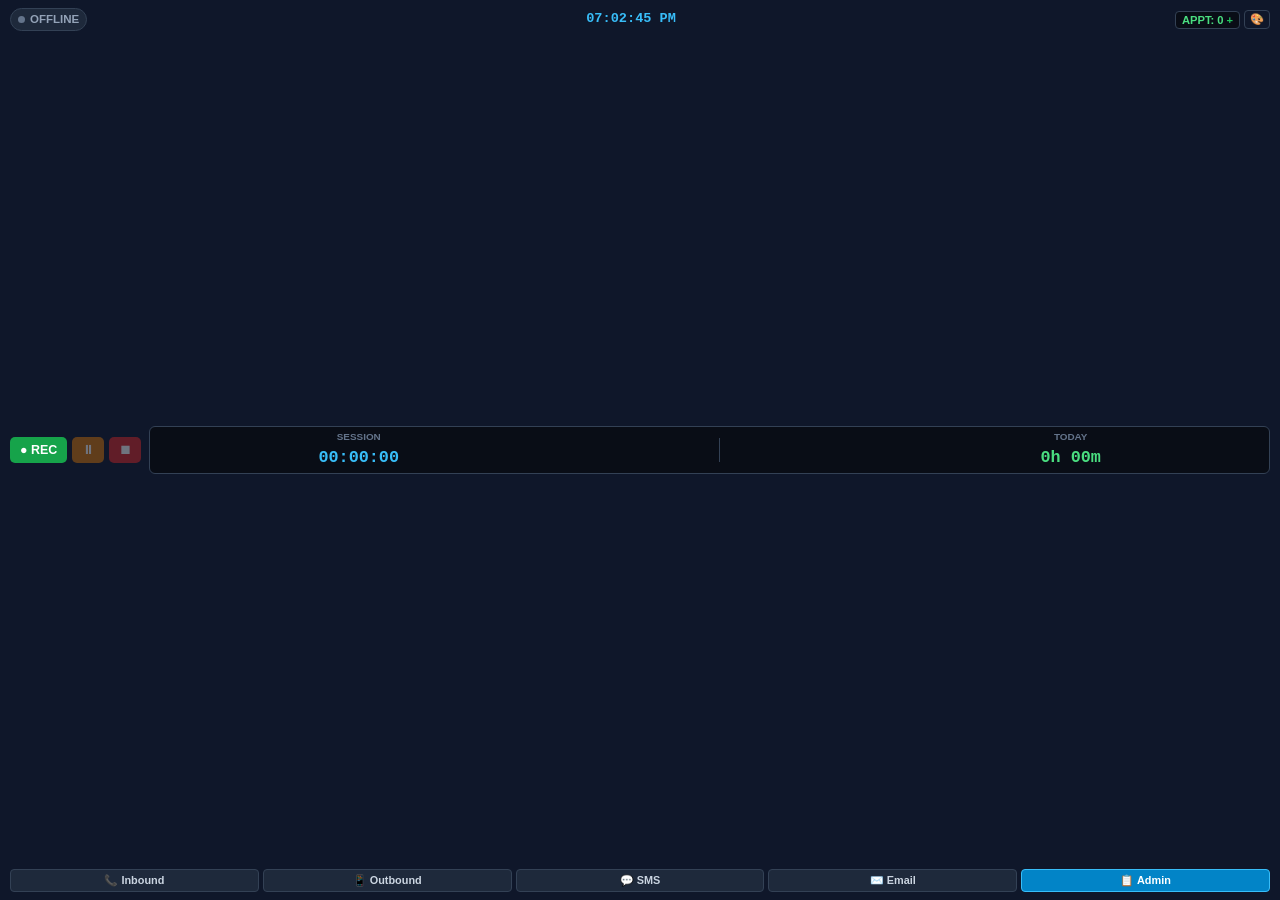
<file: popup.html>
<!DOCTYPE html>
<html lang="en">
<head>
  <meta charset="UTF-8">
  <meta name="viewport" content="width=device-width, initial-scale=1.0">
  <title>Mini Work Tracker</title>
  <link rel="stylesheet" href="styles.css">
  <style>
    body {
      margin: 0;
      padding: 8px 10px;
      min-height: 100vh;
      box-sizing: border-box;
      background: var(--transport-bg, #0f172a);
      color: var(--transport-text, #f8fafc);
      font-family: -apple-system, BlinkMacSystemFont, "Segoe UI", Roboto, "Helvetica Neue", Arial, sans-serif;
      display: flex;
      flex-direction: column;
      justify-content: space-between;
      overflow: hidden;
      user-select: none;
    }
    .mini-header {
      display: flex;
      align-items: center;
      justify-content: space-between;
      margin-bottom: 6px;
      font-size: 0.8rem;
    }
    .mini-clock {
      font-size: 0.85rem;
      font-weight: 700;
      color: var(--primary, #38bdf8);
      font-family: "Courier New", Courier, monospace;
    }
    .mini-status-pill {
      display: inline-flex;
      align-items: center;
      gap: 5px;
      padding: 2px 7px;
      border-radius: 9999px;
      font-size: 0.72rem;
      font-weight: 700;
      background: #1e293b;
      color: #94a3b8;
      border: 1px solid #334155;
    }
    .mini-status-pill.running {
      background: rgba(34, 197, 94, 0.15);
      color: #4ade80;
      border-color: #22c55e;
    }
    .mini-status-pill.paused {
      background: rgba(245, 158, 11, 0.15);
      color: #fbbf24;
      border-color: #f59e0b;
    }
    .mini-dot {
      width: 7px;
      height: 7px;
      border-radius: 50%;
      background: #64748b;
    }
    .mini-status-pill.running .mini-dot { background: #22c55e; }
    .mini-status-pill.paused .mini-dot { background: #f59e0b; }
    .mini-main {
      display: grid;
      grid-template-columns: auto 1fr;
      gap: 8px;
      align-items: center;
      margin-bottom: 6px;
    }
    .mini-btn-group {
      display: flex;
      gap: 5px;
    }
    .mini-btn {
      border: none;
      border-radius: 5px;
      padding: 6px 10px;
      font-weight: 700;
      font-size: 0.78rem;
      cursor: pointer;
      display: flex;
      align-items: center;
      gap: 4px;
      transition: all 0.15s ease;
    }
    .mini-btn:disabled {
      opacity: 0.4;
      cursor: not-allowed;
    }
    .mini-btn-rec {
      background: #16a34a;
      color: white;
    }
    .mini-btn-pause {
      background: #d97706;
      color: white;
    }
    .mini-btn-stop {
      background: #dc2626;
      color: white;
    }
    .mini-readout {
      background: #090d16;
      border: 1px solid #334155;
      border-radius: 6px;
      padding: 3px 8px;
      display: flex;
      justify-content: space-around;
      align-items: center;
    }
    .mini-readout-item {
      text-align: center;
    }
    .mini-readout-label {
      font-size: 0.62rem;
      color: #64748b;
      text-transform: uppercase;
      font-weight: 700;
      display: block;
    }
    .mini-readout-val {
      font-family: "Courier New", Courier, monospace;
      font-size: 1.05rem;
      font-weight: 700;
      color: #38bdf8;
    }
    .mini-readout-val.today {
      color: #4ade80;
    }
    .mini-activities {
      display: grid;
      grid-template-columns: repeat(5, 1fr);
      gap: 4px;
    }
    .mini-act-btn {
      background: #1e293b;
      border: 1px solid #334155;
      color: #cbd5e1;
      font-size: 0.68rem;
      font-weight: 600;
      padding: 4px 2px;
      border-radius: 4px;
      cursor: pointer;
      text-align: center;
      white-space: nowrap;
      overflow: hidden;
      text-overflow: ellipsis;
      transition: all 0.15s;
    }
    .mini-act-btn.active {
      background: #0284c7;
      color: #ffffff;
      border-color: #38bdf8;
      font-weight: 700;
    }
    .mini-appt-badge {
      background: #090d16;
      border: 1px solid #334155;
      border-radius: 4px;
      padding: 2px 6px;
      font-size: 0.7rem;
      font-weight: 700;
      color: #4ade80;
      display: flex;
      align-items: center;
      gap: 3px;
      cursor: pointer;
    }
  </style>
</head>
<body data-theme="dark">

  <div class="mini-header">
    <div class="mini-status-pill" id="mini-status-pill">
      <span class="mini-dot"></span>
      <span id="mini-status-text">OFFLINE</span>
    </div>
    <div class="mini-clock" id="mini-live-clock">12:00:00 PM</div>
    <div style="display: flex; align-items: center; gap: 4px;">
      <button class="mini-appt-badge" id="mini-btn-appt" title="Book Appointment (+1)">
        <span>APPT:</span>
        <span id="mini-appt-count">0</span>
        <span style="color: #22c55e; font-weight: 900;">+</span>
      </button>
      <button id="mini-btn-theme" style="background: transparent; border: 1px solid #334155; color: #94a3b8; border-radius: 4px; padding: 2px 5px; cursor: pointer; font-size: 0.7rem;" title="Switch Theme">🎨</button>
    </div>
  </div>

  <div class="mini-main">
    <div class="mini-btn-group">
      <button class="mini-btn mini-btn-rec" id="mini-btn-start">● REC</button>
      <button class="mini-btn mini-btn-pause" id="mini-btn-pause" disabled>⏸</button>
      <button class="mini-btn mini-btn-stop" id="mini-btn-stop" disabled>⏹</button>
    </div>
    <div class="mini-readout">
      <div class="mini-readout-item">
        <span class="mini-readout-label">Session</span>
        <span class="mini-readout-val" id="mini-session-val">00:00:00</span>
      </div>
      <div style="width: 1px; height: 24px; background: #334155;"></div>
      <div class="mini-readout-item">
        <span class="mini-readout-label">Today</span>
        <span class="mini-readout-val today" id="mini-today-val">0h 00m</span>
      </div>
    </div>
  </div>

  <div class="mini-activities">
    <button class="mini-act-btn" data-act="inbound_call" title="Inbound Call">📞 Inbound</button>
    <button class="mini-act-btn" data-act="outbound_call" title="Outbound Call">📱 Outbound</button>
    <button class="mini-act-btn" data-act="text_sms" title="Text SMS">💬 SMS</button>
    <button class="mini-act-btn" data-act="email_in" title="Email">✉️ Email</button>
    <button class="mini-act-btn active" data-act="off_phone_work" title="Off-Phone / Admin">📋 Admin</button>
  </div>

  <script>
    (function() {
      'use strict';
      var STORAGE_KEYS = {
        SHIFTS: 'tracker_shifts_v1',
        ACTIVE_SESSION: 'tracker_active_session_v1',
        SETTINGS: 'tracker_settings_v1',
        TODAY_APPTS: 'tracker_today_appts_v1',
        THEME: 'tracker_theme_v1'
      };

      var syncChannel = (typeof window !== 'undefined' && window.BroadcastChannel) ? new window.BroadcastChannel('tracker_sync_channel') : null;

      var state = {
        shifts: [],
        activeSession: null,
        todayAppts: 0,
        theme: 'dark'
      };

      function getTorontoNow() { return new Date(); }
      function formatDateKey(d) {
        var dateObj = new Date(d);
        var y = dateObj.toLocaleDateString('en-CA', { timeZone: 'America/Toronto', year: 'numeric' });
        var m = dateObj.toLocaleDateString('en-CA', { timeZone: 'America/Toronto', month: '2-digit' });
        var day = dateObj.toLocaleDateString('en-CA', { timeZone: 'America/Toronto', day: '2-digit' });
        return y + '-' + m + '-' + day;
      }

      function formatStopwatch(secs) {
        var h = Math.floor(secs / 3600);
        var m = Math.floor((secs % 3600) / 60);
        var s = secs % 60;
        return String(h).padStart(2, '0') + ':' + String(m).padStart(2, '0') + ':' + String(s).padStart(2, '0');
      }

      function formatHoursMinutes(secs) {
        var h = Math.floor(secs / 3600);
        var m = Math.floor((secs % 3600) / 60);
        return h + 'h ' + String(m).padStart(2, '0') + 'm';
      }

      function loadState() {
        try {
          var s = localStorage.getItem(STORAGE_KEYS.SHIFTS);
          if (s) state.shifts = JSON.parse(s);
          var a = localStorage.getItem(STORAGE_KEYS.ACTIVE_SESSION);
          state.activeSession = a ? JSON.parse(a) : null;
          var ap = localStorage.getItem(STORAGE_KEYS.TODAY_APPTS);
          if (ap) {
            var p = JSON.parse(ap);
            if (p.date === formatDateKey(getTorontoNow())) state.todayAppts = p.count || 0;
          }
          var t = localStorage.getItem(STORAGE_KEYS.THEME) || 'dark';
          state.theme = t;
          document.body.setAttribute('data-theme', t);
        } catch(e) {}
      }

      function saveState() {
        try {
          localStorage.setItem(STORAGE_KEYS.SHIFTS, JSON.stringify(state.shifts));
          localStorage.setItem(STORAGE_KEYS.ACTIVE_SESSION, JSON.stringify(state.activeSession));
          localStorage.setItem(STORAGE_KEYS.TODAY_APPTS, JSON.stringify({
            date: formatDateKey(getTorontoNow()),
            count: state.todayAppts
          }));
          localStorage.setItem(STORAGE_KEYS.THEME, state.theme);
          if (syncChannel) syncChannel.postMessage({ type: 'SYNC_STATE', timestamp: Date.now() });
        } catch(e) {}
      }

      function getActiveSeconds() {
        if (!state.activeSession) return 0;
        var now = Date.now();
        var gross = 0;
        if (state.activeSession.status === 'RUNNING') {
          gross = (now - state.activeSession.startTime) - (state.activeSession.totalPausedMs || 0);
        } else if (state.activeSession.status === 'PAUSED') {
          var pausedAt = state.activeSession.pauseStartTime || now;
          gross = (pausedAt - state.activeSession.startTime) - (state.activeSession.totalPausedMs || 0);
        }
        return Math.max(0, Math.floor(gross / 1000));
      }

      function getTodaySeconds() {
        var todayKey = formatDateKey(getTorontoNow());
        var total = 0;
        (state.shifts || []).forEach(function(s) {
          if (s.date === todayKey) total += (s.durationSeconds || 0);
        });
        total += getActiveSeconds();
        return total;
      }

      function updateUI() {
        var isRunning = state.activeSession && state.activeSession.status === 'RUNNING';
        var isPaused = state.activeSession && state.activeSession.status === 'PAUSED';

        var pill = document.getElementById('mini-status-pill');
        var txt = document.getElementById('mini-status-text');
        var btnStart = document.getElementById('mini-btn-start');
        var btnPause = document.getElementById('mini-btn-pause');
        var btnStop = document.getElementById('mini-btn-stop');
        var apptCount = document.getElementById('mini-appt-count');

        if (apptCount) apptCount.textContent = state.todayAppts;

        if (isRunning) {
          if (pill) pill.className = 'mini-status-pill running';
          if (txt) txt.textContent = 'REC (ON)';
          if (btnStart) { btnStart.disabled = true; btnStart.textContent = '● REC'; }
          if (btnPause) btnPause.disabled = false;
          if (btnStop) btnStop.disabled = false;
        } else if (isPaused) {
          if (pill) pill.className = 'mini-status-pill paused';
          if (txt) txt.textContent = 'PAUSED';
          if (btnStart) { btnStart.disabled = false; btnStart.textContent = '▶ RESUME'; }
          if (btnPause) btnPause.disabled = true;
          if (btnStop) btnStop.disabled = false;
        } else {
          if (pill) pill.className = 'mini-status-pill';
          if (txt) txt.textContent = 'OFFLINE';
          if (btnStart) { btnStart.disabled = false; btnStart.textContent = '● REC'; }
          if (btnPause) btnPause.disabled = true;
          if (btnStop) btnStop.disabled = true;
        }

        var curAct = (state.activeSession && state.activeSession.currentActivity) || 'off_phone_work';
        document.querySelectorAll('.mini-act-btn').forEach(function(btn) {
          btn.classList.toggle('active', btn.dataset.act === curAct);
        });

        var sVal = document.getElementById('mini-session-val');
        var tVal = document.getElementById('mini-today-val');
        if (sVal) sVal.textContent = formatStopwatch(getActiveSeconds());
        if (tVal) tVal.textContent = formatHoursMinutes(getTodaySeconds());
      }

      function updateClock() {
        var now = getTorontoNow();
        var el = document.getElementById('mini-live-clock');
        if (el) {
          el.textContent = now.toLocaleTimeString('en-US', {
            timeZone: 'America/Toronto',
            hour: '2-digit',
            minute: '2-digit',
            second: '2-digit',
            hour12: true
          });
        }
      }

      document.getElementById('mini-btn-start')?.addEventListener('click', function() {
        var now = Date.now();
        if (!state.activeSession || state.activeSession.status === 'OFFLINE') {
          state.activeSession = {
            startTime: now,
            status: 'RUNNING',
            pauseStartTime: null,
            totalPausedMs: 0,
            currentActivity: 'off_phone_work',
            lastActivitySwitchTime: now,
            activityTimeMap: { off_phone_work: 0 }
          };
        } else if (state.activeSession.status === 'PAUSED') {
          var pauseDur = now - (state.activeSession.pauseStartTime || now);
          state.activeSession.totalPausedMs = (state.activeSession.totalPausedMs || 0) + pauseDur;
          state.activeSession.pauseStartTime = null;
          state.activeSession.lastActivitySwitchTime = now;
          state.activeSession.status = 'RUNNING';
        }
        saveState();
        updateUI();
      });

      document.getElementById('mini-btn-pause')?.addEventListener('click', function() {
        if (state.activeSession && state.activeSession.status === 'RUNNING') {
          var now = Date.now();
          var lastSwitch = state.activeSession.lastActivitySwitchTime || state.activeSession.startTime;
          var curAct = state.activeSession.currentActivity || 'off_phone_work';
          var elapsed = Math.max(0, Math.floor((now - lastSwitch) / 1000));
          if (!state.activeSession.activityTimeMap) state.activeSession.activityTimeMap = {};
          state.activeSession.activityTimeMap[curAct] = (state.activeSession.activityTimeMap[curAct] || 0) + elapsed;
          state.activeSession.lastActivitySwitchTime = now;
          state.activeSession.status = 'PAUSED';
          state.activeSession.pauseStartTime = now;
          saveState();
          updateUI();
        }
      });

      document.getElementById('mini-btn-stop')?.addEventListener('click', function() {
        if (state.activeSession) {
          var now = Date.now();
          var netSecs = getActiveSeconds();
          if (netSecs >= 5) {
            var todayKey = formatDateKey(getTorontoNow());
            var curAct = state.activeSession.currentActivity || 'off_phone_work';
            var lastSwitch = state.activeSession.lastActivitySwitchTime || state.activeSession.startTime;
            var unrecorded = 0;
            if (state.activeSession.status === 'RUNNING') {
              unrecorded = Math.max(0, Math.floor((now - lastSwitch) / 1000));
            } else if (state.activeSession.status === 'PAUSED') {
              var pausedAt = state.activeSession.pauseStartTime || now;
              unrecorded = Math.max(0, Math.floor((pausedAt - lastSwitch) / 1000));
            }
            var map = Object.assign({}, state.activeSession.activityTimeMap || {});
            map[curAct] = (map[curAct] || 0) + unrecorded;

            var phoneSec = (map['inbound_call'] || 0) + (map['outbound_call'] || 0);
            var offPhoneSec = (map['text_sms'] || 0) + (map['email_in'] || 0) + (map['off_phone_work'] || 0);
            if ((phoneSec + offPhoneSec) < netSecs) offPhoneSec += (netSecs - (phoneSec + offPhoneSec));

            state.shifts.unshift({
              id: 'shift_' + now,
              date: todayKey,
              startTime: state.activeSession.startTime,
              endTime: now,
              durationSeconds: netSecs,
              phoneSeconds: phoneSec,
              offPhoneSeconds: offPhoneSec,
              appointmentsBooked: state.todayAppts,
              activityBreakdown: map,
              updatedAt: now,
              notes: 'Mini Toolbar Shift'
            });
          }
          state.activeSession = null;
          saveState();
          updateUI();
        }
      });

      document.querySelectorAll('.mini-act-btn').forEach(function(btn) {
        btn.addEventListener('click', function() {
          var act = btn.dataset.act;
          if (state.activeSession && state.activeSession.status === 'RUNNING') {
            var now = Date.now();
            var lastSwitch = state.activeSession.lastActivitySwitchTime || state.activeSession.startTime;
            var curAct = state.activeSession.currentActivity || 'off_phone_work';
            var elapsed = Math.max(0, Math.floor((now - lastSwitch) / 1000));
            if (!state.activeSession.activityTimeMap) state.activeSession.activityTimeMap = {};
            state.activeSession.activityTimeMap[curAct] = (state.activeSession.activityTimeMap[curAct] || 0) + elapsed;
            state.activeSession.currentActivity = act;
            state.activeSession.lastActivitySwitchTime = now;
            saveState();
          } else if (state.activeSession) {
            state.activeSession.currentActivity = act;
            saveState();
          }
          updateUI();
        });
      });

      document.getElementById('mini-btn-appt')?.addEventListener('click', function() {
        state.todayAppts++;
        saveState();
        updateUI();
      });

      document.getElementById('mini-btn-theme')?.addEventListener('click', function() {
        var themes = ['dark', 'light', 'highvis'];
        var idx = themes.indexOf(state.theme);
        var next = themes[(idx + 1) % themes.length];
        state.theme = next;
        document.body.setAttribute('data-theme', next);
        saveState();
      });

      window.addEventListener('storage', function() {
        loadState();
        updateUI();
      });

      if (syncChannel) {
        syncChannel.onmessage = function() {
          loadState();
          updateUI();
        };
      }

      loadState();
      updateClock();
      updateUI();
      setInterval(function() {
        updateClock();
        if (state.activeSession && state.activeSession.status === 'RUNNING') {
          updateUI();
        }
      }, 1000);
    })();
  </script>
</body>
</html>
</file>
<file: styles.css>
/* Reset and Theme Token System: Light, Dark, High-Vis */
:root,
body[data-theme="light"] {
  --primary: #2563eb;
  --primary-hover: #1d4ed8;
  --success: #16a34a;
  --warning: #d97706;
  --danger: #dc2626;
  --bg-main: #f8fafc;
  --card-bg: #ffffff;
  --text-main: #0f172a;
  --text-muted: #64748b;
  --border: #e2e8f0;
  --transport-bg: #1e293b;
  --transport-text: #f8fafc;
  --input-bg: #ffffff;
  --input-border: #cbd5e1;
  --input-text: #0f172a;
  --modal-bg: #ffffff;
  --modal-border: #cbd5e1;
  --btn-secondary-bg: #f1f5f9;
  --btn-secondary-text: #334155;
  --btn-secondary-border: #cbd5e1;
  --table-th-bg: #f8fafc;
  --table-hover: #f8fafc;
  --stat-bg: #ffffff;
  --header-bg: #ffffff;
  --tab-btn-bg: transparent;
  --tab-btn-text: #64748b;
  --tab-btn-active-bg: #ffffff;
  --code-bg: #f8fafc;
  --led-green: #22c55e;
  --led-red: #ef4444;
  --led-amber: #f59e0b;
}

body[data-theme="dark"] {
  --primary: #38bdf8;
  --primary-hover: #0284c7;
  --success: #22c55e;
  --warning: #f59e0b;
  --danger: #ef4444;
  --bg-main: #090d16;
  --card-bg: #1e293b;
  --text-main: #f8fafc;
  --text-muted: #94a3b8;
  --border: #334155;
  --transport-bg: #0f172a;
  --transport-text: #f8fafc;
  --input-bg: #0f172a;
  --input-border: #475569;
  --input-text: #f8fafc;
  --modal-bg: #1e293b;
  --modal-border: #475569;
  --btn-secondary-bg: #334155;
  --btn-secondary-text: #f8fafc;
  --btn-secondary-border: #475569;
  --table-th-bg: #0f172a;
  --table-hover: #0f172a;
  --stat-bg: #1e293b;
  --header-bg: #1e293b;
  --tab-btn-bg: transparent;
  --tab-btn-text: #94a3b8;
  --tab-btn-active-bg: #1e293b;
  --code-bg: #0f172a;
  --led-green: #22c55e;
  --led-red: #ef4444;
  --led-amber: #f59e0b;
}

body[data-theme="highvis"] {
  --primary: #ffff00;
  --primary-hover: #eab308;
  --success: #00ff00;
  --warning: #ffff00;
  --danger: #ff0000;
  --bg-main: #000000;
  --card-bg: #000000;
  --text-main: #ffff00;
  --text-muted: #00ffff;
  --border: #ffff00;
  --transport-bg: #000000;
  --transport-text: #ffff00;
  --input-bg: #000000;
  --input-border: #ffff00;
  --input-text: #ffff00;
  --modal-bg: #000000;
  --modal-border: #ffff00;
  --btn-secondary-bg: #000000;
  --btn-secondary-text: #ffff00;
  --btn-secondary-border: #ffff00;
  --table-th-bg: #000000;
  --table-hover: #111111;
  --stat-bg: #000000;
  --header-bg: #000000;
  --tab-btn-bg: #000000;
  --tab-btn-text: #ffff00;
  --tab-btn-active-bg: #ffff00;
  --code-bg: #000000;
  --led-green: #00ff00;
  --led-red: #ff0000;
  --led-amber: #ffff00;
}

* {
  box-sizing: border-box;
  margin: 0;
  padding: 0;
  font-family: -apple-system, BlinkMacSystemFont, "Segoe UI", Roboto, "Helvetica Neue", Arial, sans-serif;
}

body {
  background-color: var(--bg-main);
  color: var(--text-main);
  line-height: 1.5;
  min-height: 100vh;
}

/* App Container */
.app-layout {
  max-width: 1200px;
  margin: 0 auto;
  padding: 1.5rem 1rem 3rem 1rem;
}

/* Header */
.app-header {
  display: flex;
  justify-content: space-between;
  align-items: center;
  margin-bottom: 1.5rem;
  background: var(--card-bg);
  padding: 1rem 1.5rem;
  border-radius: 12px;
  box-shadow: 0 1px 3px rgba(0,0,0,0.06);
  border: 1px solid var(--border);
}

.brand-section h1 {
  font-size: 1.35rem;
  font-weight: 700;
  color: var(--text-main);
  display: flex;
  align-items: center;
  gap: 0.5rem;
}

.brand-section .badge {
  font-size: 0.75rem;
  background: #eff6ff;
  color: #1d4ed8;
  padding: 0.2rem 0.6rem;
  border-radius: 20px;
  font-weight: 600;
  border: 1px solid #bfdbfe;
}

.brand-subtitle {
  font-size: 0.825rem;
  color: var(--text-muted);
  margin-top: 0.15rem;
}

.btn-theme-toggle {
  display: inline-flex;
  align-items: center;
  gap: 0.5rem;
  background: var(--btn-secondary-bg);
  color: var(--btn-secondary-text);
  border: 1px solid var(--btn-secondary-border);
  padding: 0.45rem 0.85rem;
  border-radius: 8px;
  font-weight: 700;
  font-size: 0.825rem;
  cursor: pointer;
  transition: all 0.2s ease;
}

.btn-theme-toggle:hover {
  filter: brightness(1.12);
}

.header-clock-box {
  text-align: right;
}

.live-toronto-clock {
  font-size: 1.35rem;
  font-weight: 700;
  font-variant-numeric: tabular-nums;
  color: var(--text-main);
}

.live-toronto-date {
  font-size: 0.8rem;
  color: var(--text-muted);
}

/* Audio Transport Toolbar */
.transport-container {
  background: var(--transport-bg);
  color: var(--transport-text);
  border-radius: 16px;
  padding: 1.25rem 1.5rem;
  margin-bottom: 1.5rem;
  box-shadow: 0 10px 25px -5px rgba(15, 23, 42, 0.35);
  border: 1px solid #334155;
  transition: all 0.2s ease;
}

.transport-header {
  display: flex;
  justify-content: space-between;
  align-items: center;
  margin-bottom: 1rem;
  border-bottom: 1px solid #334155;
  padding-bottom: 0.75rem;
}

.status-pill {
  display: inline-flex;
  align-items: center;
  gap: 0.5rem;
  padding: 0.25rem 0.75rem;
  border-radius: 20px;
  font-size: 0.8rem;
  font-weight: 600;
  text-transform: uppercase;
  letter-spacing: 0.05em;
  background: #334155;
  color: #94a3b8;
}

.status-pill.status-working {
  background: rgba(34, 197, 94, 0.15);
  color: #4ade80;
  border: 1px solid rgba(74, 222, 128, 0.3);
}

.status-pill.status-paused {
  background: rgba(245, 158, 11, 0.15);
  color: #fbbf24;
  border: 1px solid rgba(251, 191, 36, 0.3);
}

.status-indicator-dot {
  width: 10px;
  height: 10px;
  border-radius: 50%;
  background: #64748b;
}

.status-working .status-indicator-dot {
  background: var(--led-green);
  box-shadow: 0 0 10px var(--led-green);
  animation: pulse-green 1.8s infinite;
}

.status-paused .status-indicator-dot {
  background: var(--led-amber);
  box-shadow: 0 0 10px var(--led-amber);
}

@keyframes pulse-green {
  0% { transform: scale(0.95); opacity: 0.85; }
  50% { transform: scale(1.15); opacity: 1; }
  100% { transform: scale(0.95); opacity: 0.85; }
}

.transport-view-toggle {
  font-size: 0.8rem;
  color: #94a3b8;
  background: transparent;
  border: 1px solid #475569;
  border-radius: 6px;
  padding: 0.3rem 0.6rem;
  cursor: pointer;
  display: flex;
  align-items: center;
  gap: 0.35rem;
}

.transport-view-toggle:hover {
  background: #334155;
  color: #fff;
}

/* Transport Controls Grid */
.transport-main-bar {
  display: grid;
  grid-template-columns: auto 1fr auto;
  gap: 1.5rem;
  align-items: center;
}

.transport-btn-group {
  display: flex;
  gap: 0.75rem;
}

.btn-transport {
  display: flex;
  align-items: center;
  gap: 0.5rem;
  font-size: 0.95rem;
  font-weight: 700;
  padding: 0.75rem 1.25rem;
  border-radius: 10px;
  border: none;
  cursor: pointer;
  transition: all 0.15s ease;
  box-shadow: 0 2px 4px rgba(0,0,0,0.25);
}

.btn-transport:active {
  transform: translateY(1px);
}

.btn-start {
  background: #16a34a;
  color: #ffffff;
}

.btn-start:hover {
  background: #15803d;
}

.btn-pause {
  background: #d97706;
  color: #ffffff;
}

.btn-pause:hover {
  background: #b45309;
}

.btn-stop {
  background: #dc2626;
  color: #ffffff;
}

.btn-stop:hover {
  background: #b91c1c;
}

.btn-transport:disabled {
  opacity: 0.35;
  cursor: not-allowed;
  transform: none;
}

/* Digital Readouts */
.readout-panel {
  display: flex;
  gap: 1.5rem;
  justify-content: center;
  background: #0f172a;
  padding: 0.6rem 1.25rem;
  border-radius: 10px;
  border: 1px solid #334155;
}

.readout-item {
  display: flex;
  flex-direction: column;
  align-items: center;
}

.readout-label {
  font-size: 0.65rem;
  text-transform: uppercase;
  letter-spacing: 0.08em;
  color: #94a3b8;
  font-weight: 700;
}

.readout-value {
  font-family: "Courier New", Courier, monospace;
  font-size: 1.5rem;
  font-weight: 800;
  color: #38bdf8;
  letter-spacing: 0.05em;
  text-shadow: 0 0 8px rgba(56, 189, 248, 0.4);
}

.readout-value.total-val {
  color: #4ade80;
  text-shadow: 0 0 8px rgba(74, 222, 128, 0.4);
}

.activity-display-box {
  display: flex;
  flex-direction: column;
  align-items: flex-end;
}

.current-activity-tag {
  font-size: 0.85rem;
  font-weight: 700;
  background: #334155;
  color: #f1f5f9;
  padding: 0.35rem 0.75rem;
  border-radius: 6px;
  border: 1px solid #475569;
}

/* Activity Select Toolbar */
.activity-toolbar {
  margin-top: 1.2rem;
  padding-top: 1rem;
  border-top: 1px solid #334155;
}

.activity-toolbar-title {
  font-size: 0.75rem;
  text-transform: uppercase;
  letter-spacing: 0.05em;
  color: #94a3b8;
  margin-bottom: 0.6rem;
  font-weight: 600;
}

.activity-buttons {
  display: flex;
  flex-wrap: wrap;
  gap: 0.5rem;
}

.act-btn {
  background: #334155;
  border: 1px solid #475569;
  color: #e2e8f0;
  font-size: 0.85rem;
  font-weight: 600;
  padding: 0.5rem 0.85rem;
  border-radius: 8px;
  cursor: pointer;
  display: flex;
  align-items: center;
  gap: 0.4rem;
  transition: all 0.15s ease;
}

.act-btn:hover {
  background: #475569;
  color: #fff;
  border-color: #64748b;
}

.act-btn.active {
  background: #2563eb;
  border-color: #3b82f6;
  color: #ffffff;
  box-shadow: 0 0 10px rgba(37, 99, 235, 0.5);
}

.act-btn:disabled {
  opacity: 0.4;
  cursor: not-allowed;
}

/* Navigation Tabs */
.tab-navigation {
  display: flex;
  gap: 0.5rem;
  margin-bottom: 1.5rem;
  border-bottom: 2px solid var(--border);
  padding-bottom: 0.25rem;
}

.tab-btn {
  background: none;
  border: none;
  padding: 0.65rem 1.25rem;
  font-size: 0.95rem;
  font-weight: 600;
  color: var(--text-muted);
  cursor: pointer;
  border-radius: 8px 8px 0 0;
  transition: all 0.15s ease;
  display: flex;
  align-items: center;
  gap: 0.5rem;
}

.tab-btn:hover {
  color: var(--primary);
  background: rgba(37, 99, 235, 0.05);
}

.tab-btn.active {
  color: var(--primary);
  border-bottom: 3px solid var(--primary);
  background: var(--card-bg);
}

/* Content Panels */
.tab-content {
  display: none;
}

.tab-content.active {
  display: block;
}

/* Card Styles */
.card {
  background: var(--card-bg);
  border-radius: 12px;
  border: 1px solid var(--border);
  padding: 1.5rem;
  box-shadow: 0 1px 3px rgba(0,0,0,0.05);
  margin-bottom: 1.5rem;
}

.card-title {
  font-size: 1.15rem;
  font-weight: 700;
  color: var(--text-main);
  margin-bottom: 1rem;
  display: flex;
  justify-content: space-between;
  align-items: center;
}

/* Shift Visualizer */
.shift-timeline {
  display: flex;
  flex-direction: column;
  gap: 0.75rem;
  margin-top: 1rem;
}

.shift-card-item {
  display: flex;
  justify-content: space-between;
  align-items: center;
  padding: 0.85rem 1.2rem;
  background: #f8fafc;
  border: 1px solid var(--border);
  border-radius: 8px;
  border-left: 4px solid var(--primary);
}

.shift-card-item.active-shift {
  background: #f0fdf4;
  border-left-color: var(--success);
}

.shift-time-range {
  font-weight: 700;
  font-size: 0.95rem;
  color: #1e293b;
}

.shift-duration-badge {
  font-weight: 700;
  font-size: 0.85rem;
  background: #e2e8f0;
  padding: 0.25rem 0.65rem;
  border-radius: 6px;
  color: #334155;
}

/* Appointments Counter Box */
.quick-stats-grid {
  display: grid;
  grid-template-columns: repeat(auto-fit, minmax(220px, 1fr));
  gap: 1rem;
  margin-bottom: 1.5rem;
}

.stat-box {
  background: var(--card-bg);
  border: 1px solid var(--border);
  border-radius: 10px;
  padding: 1rem 1.25rem;
  display: flex;
  justify-content: space-between;
  align-items: center;
}

.stat-title {
  font-size: 0.8rem;
  font-weight: 600;
  color: var(--text-muted);
  text-transform: uppercase;
}

.stat-number {
  font-size: 1.4rem;
  font-weight: 800;
  color: var(--text-main);
}

.appointment-stepper {
  display: flex;
  align-items: center;
  gap: 0.4rem;
}

.stepper-btn {
  background: var(--btn-secondary-bg);
  border: 1px solid var(--btn-secondary-border);
  color: var(--btn-secondary-text);
  width: 28px;
  height: 28px;
  border-radius: 6px;
  font-size: 1rem;
  font-weight: 700;
  cursor: pointer;
}

.stepper-btn:hover {
  filter: brightness(1.1);
}

/* Form Styles */
.form-group {
  margin-bottom: 1rem;
}

.form-label {
  display: block;
  font-size: 0.85rem;
  font-weight: 600;
  color: var(--text-main);
  margin-bottom: 0.35rem;
}

.form-input, .form-textarea, .form-select {
  width: 100%;
  padding: 0.6rem 0.85rem;
  font-size: 0.9rem;
  border: 1px solid var(--input-border);
  border-radius: 8px;
  background: var(--input-bg);
  color: var(--input-text);
}

.form-input:focus, .form-textarea:focus, .form-select:focus {
  outline: none;
  border-color: var(--primary);
  box-shadow: 0 0 0 3px rgba(37, 99, 235, 0.15);
}

/* Buttons */
.btn-primary {
  background: var(--primary);
  color: #fff;
  border: none;
  padding: 0.6rem 1.2rem;
  border-radius: 8px;
  font-weight: 600;
  cursor: pointer;
  font-size: 0.9rem;
  display: inline-flex;
  align-items: center;
  gap: 0.5rem;
}

.btn-primary:hover {
  background: var(--primary-hover);
}

.btn-secondary {
  background: var(--btn-secondary-bg);
  color: var(--btn-secondary-text);
  border: 1px solid var(--btn-secondary-border);
  padding: 0.6rem 1.2rem;
  border-radius: 8px;
  font-weight: 600;
  cursor: pointer;
  font-size: 0.9rem;
  display: inline-flex;
  align-items: center;
  gap: 0.5rem;
}

.btn-secondary:hover {
  filter: brightness(1.1);
}

.btn-danger-outline {
  background: transparent;
  color: #ef4444;
  border: 1px solid #fca5a5;
  padding: 0.35rem 0.6rem;
  border-radius: 6px;
  font-size: 0.8rem;
  cursor: pointer;
}

.btn-danger-outline:hover {
  background: rgba(239, 68, 68, 0.1);
}

/* Table Styles */
.timesheet-table {
  width: 100%;
  border-collapse: collapse;
  font-size: 0.9rem;
  margin-top: 1rem;
}

.timesheet-table th {
  background: var(--table-th-bg);
  padding: 0.75rem 1rem;
  text-align: left;
  font-weight: 700;
  color: var(--text-muted);
  border-bottom: 2px solid var(--border);
  font-size: 0.8rem;
  text-transform: uppercase;
  letter-spacing: 0.05em;
}

.timesheet-table td {
  padding: 0.85rem 1rem;
  border-bottom: 1px solid var(--border);
  color: var(--text-main);
}

.timesheet-table tr:hover {
  background: var(--table-hover);
}

/* Invoice Print Container */
.invoice-sheet {
  background: var(--card-bg);
  color: var(--text-main);
  padding: 2.5rem;
  border-radius: 12px;
  border: 1px solid var(--border);
  box-shadow: 0 4px 6px -1px rgba(0,0,0,0.05);
  max-width: 900px;
  margin: 0 auto;
}

.invoice-header-grid {
  display: grid;
  grid-template-columns: 1fr 1fr;
  gap: 2rem;
  margin-bottom: 2rem;
  border-bottom: 2px solid #e2e8f0;
  padding-bottom: 1.5rem;
}

.invoice-bill-to {
  background: var(--code-bg);
  padding: 1rem 1.25rem;
  border-radius: 8px;
  border: 1px solid var(--border);
}

.invoice-summary-box {
  margin-top: 2rem;
  display: flex;
  justify-content: flex-end;
}

.summary-card {
  width: 320px;
  background: var(--code-bg);
  border: 1px solid var(--border);
  border-radius: 8px;
  padding: 1.25rem;
}

.summary-row {
  display: flex;
  justify-content: space-between;
  margin-bottom: 0.5rem;
  font-size: 0.9rem;
}

.summary-row.total-row {
  border-top: 2px solid var(--border);
  padding-top: 0.75rem;
  margin-top: 0.75rem;
  font-size: 1.15rem;
  font-weight: 800;
  color: var(--text-main);
}

/* Compact Floating Toolbar Mode */
body.compact-mode .app-header,
body.compact-mode .tab-navigation,
body.compact-mode .quick-stats-grid,
body.compact-mode .tab-content,
body.compact-mode footer {
  display: none !important;
}

body.compact-mode .app-layout {
  padding: 0.5rem;
  max-width: 100%;
}

body.compact-mode .transport-container {
  margin-bottom: 0;
  border-radius: 8px;
}

/* Print Stylesheet */
@media print {
  body {
    background: #ffffff !important;
    color: #000000 !important;
  }

  .app-header,
  .transport-container,
  .tab-navigation,
  .quick-stats-grid,
  .no-print,
  #tab-tracker,
  #tab-telus,
  #tab-settings,
  #tab-callbacks,
  #tab-timesheet,
  .invoice-actions,
  #quick-appt-modal,
  #add-cb-modal,
  #manual-shift-modal,
  #add-call-modal {
    display: none !important;
  }

  .tab-content:not(.active) {
    display: none !important;
  }

  .app-layout {
    padding: 0 !important;
    max-width: 100% !important;
  }

  .invoice-sheet,
  .pdf-sheet {
    background: #ffffff !important;
    color: #000000 !important;
    border: none !important;
    box-shadow: none !important;
    padding: 0 !important;
    margin: 0 !important;
    max-width: 100% !important;
  }

  .invoice-bill-to,
  .summary-card {
    background: #f8fafc !important;
    color: #000000 !important;
  }

  [contenteditable] {
    outline: none !important;
    border: none !important;
    background: transparent !important;
  }

  .editable-document-box {
    border: none !important;
    padding: 0 !important;
    background: transparent !important;
    color: #000000 !important;
  }
}

/* PDF Document Sheet & Editable Styling */
.pdf-sheet {
  background: var(--card-bg);
  border-radius: 10px;
  border: 1px solid var(--border);
  padding: 2.5rem;
  box-shadow: 0 4px 6px -1px rgba(0,0,0,0.1), 0 2px 4px -1px rgba(0,0,0,0.06);
  color: var(--text-main);
  max-width: 900px;
  margin: 0 auto;
}

[contenteditable="true"] {
  outline: 1px dashed transparent;
  transition: all 0.2s ease;
  border-radius: 3px;
  padding: 1px 3px;
}

[contenteditable="true"]:hover {
  outline: 1px dashed var(--primary);
  background: rgba(56, 189, 248, 0.08);
}

[contenteditable="true"]:focus {
  outline: 2px solid var(--primary);
  background: var(--card-bg);
}

.editable-document-box {
  min-height: 70px;
  padding: 0.75rem;
  border: 1px solid var(--input-border);
  border-radius: 6px;
  background: var(--input-bg);
  font-size: 0.9rem;
  line-height: 1.5;
  color: var(--text-main);
}

/* Callbacks & Lead Tracker Styles */
.callback-card {
  background: var(--card-bg);
  border: 1px solid var(--border);
  border-radius: 8px;
  padding: 1rem 1.25rem;
  margin-bottom: 0.75rem;
  display: flex;
  justify-content: space-between;
  align-items: center;
  gap: 1rem;
  transition: all 0.2s ease;
}

.callback-card.due {
  background: #fef2f2;
  border-color: #f87171;
  box-shadow: 0 0 0 1px #ef4444;
}

.callback-card.completed {
  background: #f0fdf4;
  border-color: #86efac;
  opacity: 0.85;
}

body[data-theme="dark"] .callback-card.due {
  background: #450a0a;
  border-color: #ef4444;
}

body[data-theme="dark"] .callback-card.completed {
  background: #064e3b;
  border-color: #047857;
}

body[data-theme="highvis"] .callback-card.due {
  background: #000000;
  border-color: #ff0000;
  border-width: 2px;
}

body[data-theme="highvis"] .callback-card.completed {
  background: #000000;
  border-color: #00ff00;
  border-width: 2px;
}

.callback-badge {
  display: inline-block;
  font-size: 0.75rem;
  font-weight: 700;
  padding: 0.2rem 0.5rem;
  border-radius: 4px;
  text-transform: uppercase;
  margin-bottom: 0.25rem;
}

.callback-badge.due {
  background: #ef4444;
  color: #ffffff;
  animation: pulse-due 1.5s infinite;
}

@keyframes pulse-due {
  0%, 100% { opacity: 1; }
  50% { opacity: 0.65; }
}

.callback-badge.pending {
  background: #e0f2fe;
  color: #0369a1;
}

.callback-badge.completed {
  background: #dcfce7;
  color: #15803d;
}

body[data-theme="highvis"] .callback-badge.pending {
  background: #000000;
  color: #00ffff;
  border: 1px solid #00ffff;
}

body[data-theme="highvis"] .callback-badge.completed {
  background: #000000;
  color: #00ff00;
  border: 1px solid #00ff00;
}

.callback-actions {
  display: flex;
  gap: 0.35rem;
  flex-wrap: wrap;
  align-items: center;
}

.btn-copy-chip {
  background: var(--btn-secondary-bg);
  border: 1px solid var(--btn-secondary-border);
  color: var(--btn-secondary-text);
  font-size: 0.75rem;
  font-weight: 600;
  padding: 0.3rem 0.6rem;
  border-radius: 4px;
  cursor: pointer;
}

.btn-copy-chip:hover {
  filter: brightness(1.1);
}

/* Modal Components */
.modal-overlay {
  position: fixed;
  inset: 0;
  background: rgba(0, 0, 0, 0.65);
  backdrop-filter: blur(2px);
  z-index: 999;
  display: flex;
  align-items: center;
  justify-content: center;
  padding: 1rem;
}

.modal-card {
  background: var(--modal-bg);
  color: var(--text-main);
  border-radius: 12px;
  max-width: 480px;
  width: 100%;
  padding: 1.5rem;
  box-shadow: 0 20px 25px -5px rgba(0, 0, 0, 0.5);
  border: 1.5px solid var(--modal-border);
}

.modal-header {
  display: flex;
  justify-content: space-between;
  align-items: center;
  margin-bottom: 1rem;
}

.modal-title {
  font-size: 1.15rem;
  font-weight: 700;
  color: var(--text-main);
  margin-bottom: 1rem;
}

.modal-close-btn {
  background: none;
  border: none;
  font-size: 1.3rem;
  cursor: pointer;
  color: var(--text-muted);
  line-height: 1;
}

.modal-close-btn:hover {
  color: var(--text-main);
}

/* High-Vis Global Overrides */
body[data-theme="highvis"] .card,
body[data-theme="highvis"] .stat-box,
body[data-theme="highvis"] .app-header,
body[data-theme="highvis"] .transport-container,
body[data-theme="highvis"] .modal-card,
body[data-theme="highvis"] .pdf-sheet,
body[data-theme="highvis"] .invoice-sheet {
  border: 2px solid #ffff00 !important;
}

body[data-theme="highvis"] .btn-primary {
  background: #ffff00 !important;
  color: #000000 !important;
  border: 2px solid #ffff00 !important;
  font-weight: 800 !important;
}

body[data-theme="highvis"] .btn-secondary {
  background: #000000 !important;
  color: #ffff00 !important;
  border: 2px solid #ffff00 !important;
}

/* Toast Container & Notification Pills (Non-blocking) */
.toast-container {
  position: fixed;
  top: 20px;
  right: 20px;
  display: flex;
  flex-direction: column;
  gap: 8px;
  z-index: 100000;
  pointer-events: none;
}

.toast {
  pointer-events: auto;
  background: var(--card-bg, #1e293b);
  color: var(--text-main, #f8fafc);
  border: 1px solid var(--border, #334155);
  border-left: 5px solid #38bdf8;
  padding: 0.75rem 1.15rem;
  border-radius: 8px;
  box-shadow: 0 10px 25px rgba(0, 0, 0, 0.25);
  font-size: 0.9rem;
  font-weight: 600;
  display: flex;
  align-items: center;
  gap: 0.6rem;
  animation: toast-slide-in 0.25s ease-out forwards;
  cursor: pointer;
  max-width: 420px;
}

.toast.toast-success { border-left-color: #22c55e; }
.toast.toast-warn { border-left-color: #f59e0b; }
.toast.toast-error { border-left-color: #ef4444; }
.toast.toast-info { border-left-color: #38bdf8; }

.toast.toast-hiding {
  animation: toast-slide-out 0.22s ease-in forwards;
}

@keyframes toast-slide-in {
  from { opacity: 0; transform: translateX(40px); }
  to { opacity: 1; transform: translateX(0); }
}

@keyframes toast-slide-out {
  from { opacity: 1; transform: translateX(0); }
  to { opacity: 0; transform: translateX(40px); }
}

/* Stepper Chips for Quick +/- Adjustments */
.stepper-chip {
  background: var(--code-bg, #0f172a);
  color: var(--text-muted, #94a3b8);
  border: 1px solid var(--border, #334155);
  border-radius: 4px;
  padding: 0.2rem 0.45rem;
  font-size: 0.75rem;
  cursor: pointer;
  transition: all 0.15s ease;
  user-select: none;
}

.stepper-chip:hover {
  background: var(--primary, #38bdf8);
  color: #ffffff;
  border-color: var(--primary, #38bdf8);
}

/* Inline Delete 2-Click Confirmation State */
.btn-confirm-delete {
  background: #dc2626 !important;
  color: #ffffff !important;
  border-color: #b91c1c !important;
  font-weight: 800 !important;
  box-shadow: 0 0 10px rgba(220, 38, 38, 0.5) !important;
  animation: pulse-warn 0.8s infinite alternate !important;
}

@keyframes pulse-warn {
  from { opacity: 0.85; transform: scale(0.98); }
  to { opacity: 1; transform: scale(1.03); }
}

/* Sales Rep Management in Admin Settings */
.rep-item {
  display: flex;
  align-items: center;
  justify-content: space-between;
  padding: 0.65rem 0.9rem;
  background: var(--code-bg, #0f172a);
  border: 1px solid var(--border, #334155);
  border-radius: 6px;
  transition: all 0.2s ease;
}

.rep-item:hover {
  border-color: var(--primary, #38bdf8);
}

.rep-name {
  font-weight: 600;
  font-size: 0.9rem;
  color: var(--text, #f8fafc);
  display: flex;
  align-items: center;
  gap: 0.6rem;
}

/* Version & Snapshot History Styles */
.version-badge {
  background: rgba(56, 189, 248, 0.15);
  color: #38bdf8;
  border: 1px solid rgba(56, 189, 248, 0.35);
  font-size: 0.72rem;
  font-weight: 700;
  padding: 0.2rem 0.55rem;
  border-radius: 9999px;
  letter-spacing: 0.03em;
  display: inline-flex;
  align-items: center;
  gap: 0.35rem;
}

.snapshot-item {
  display: flex;
  align-items: center;
  justify-content: space-between;
  padding: 0.65rem 0.9rem;
  background: var(--code-bg, #0f172a);
  border: 1px solid var(--border, #334155);
  border-radius: 6px;
  transition: all 0.2s ease;
}

.snapshot-item:hover {
  border-color: #38bdf8;
}

.snapshot-info {
  display: flex;
  flex-direction: column;
  gap: 0.2rem;
}

.snapshot-time {
  font-weight: 600;
  font-size: 0.88rem;
  color: var(--text, #f8fafc);
  display: flex;
  align-items: center;
  gap: 0.45rem;
}

.snapshot-meta {
  font-size: 0.75rem;
  color: var(--text-muted, #94a3b8);
}
</file>
